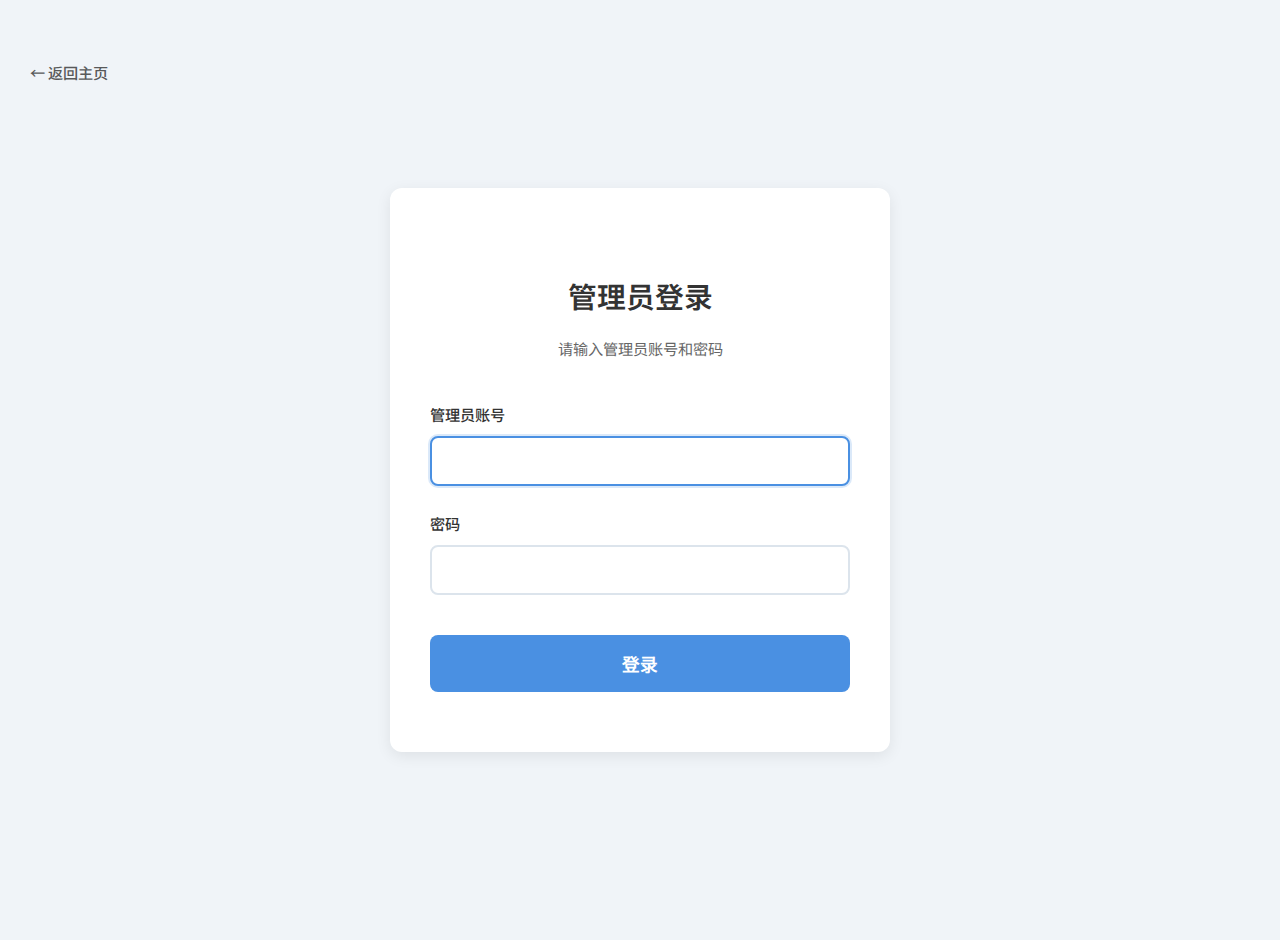
<file: frontend/admin-login.html>
<!DOCTYPE html>
<html lang="zh-CN">
<head>
    <meta charset="UTF-8">
    <meta name="viewport" content="width=device-width, initial-scale=1.0">
    <title>管理员登录 - 小小作家助手</title>
    <link rel="stylesheet" href="css/style.css">
    <link rel="stylesheet" href="css/auth.css">
    <link href="https://fonts.googleapis.com/css2?family=Noto+Sans+SC:wght@300;400;500;700&display=swap" rel="stylesheet">
    <style>
        /* 管理员登录专用样式 - 按设计图9优化 */
        .admin-login-container {
            min-height: 100vh;
            display: flex;
            justify-content: center;
            align-items: center;
            background: var(--background-color);
            padding: 20px;
        }

        .admin-login-card {
            background: var(--container-bg-color);
            border-radius: var(--border-radius-main);
            box-shadow: var(--box-shadow);
            padding: 60px 40px;
            width: 100%;
            max-width: 420px;
            text-align: center;
        }

        .admin-login-card h2 {
            color: var(--text-color);
            font-size: 1.8rem;
            margin-bottom: 10px;
            font-weight: 600;
        }

        .admin-login-card .subtitle {
            color: #666;
            font-size: 0.95rem;
            margin-bottom: 40px;
        }

        .form-group {
            margin-bottom: 25px;
            text-align: left;
        }

        .form-group label {
            display: block;
            margin-bottom: 8px;
            color: var(--text-color);
            font-weight: 500;
            font-size: 0.95rem;
        }

        .form-group input {
            width: 100%;
            padding: 14px 16px;
            border: 2px solid var(--border-color);
            border-radius: var(--border-radius-inner);
            font-size: 1rem;
            transition: all 0.3s ease;
            box-sizing: border-box;
        }

        .form-group input:focus {
            outline: none;
            border-color: var(--primary-color);
            box-shadow: 0 0 0 2px rgba(74, 144, 226, 0.2);
        }

        .admin-login-button {
            width: 100%;
            padding: 16px;
            background: var(--primary-color);
            color: white;
            border: none;
            border-radius: var(--border-radius-inner);
            font-size: 1.1rem;
            font-weight: 600;
            cursor: pointer;
            transition: all 0.3s ease;
            margin-top: 15px;
        }

        .admin-login-button:hover {
            background: #357abd;
            transform: translateY(-1px);
            box-shadow: 0 4px 12px rgba(74, 144, 226, 0.3);
        }

        .admin-login-button:disabled {
            background: #bdc3c7;
            cursor: not-allowed;
            transform: none;
            box-shadow: none;
        }

        .message-container {
            margin-top: 20px;
        }

        .message {
            padding: 12px 16px;
            border-radius: var(--border-radius-inner);
            margin-bottom: 10px;
            font-weight: 500;
            font-size: 0.95rem;
        }

        .message.success {
            background-color: #d4edda;
            color: #155724;
            border: 1px solid #c3e6cb;
        }

        .message.error {
            background-color: #f8d7da;
            color: #721c24;
            border: 1px solid #f5c6cb;
        }

        .back-to-home {
            position: absolute;
            top: 30px;
            left: 30px;
        }

        .back-to-home a {
            color: var(--text-color);
            text-decoration: none;
            font-size: 0.95rem;
            opacity: 0.8;
            transition: opacity 0.3s ease;
        }

        .back-to-home a:hover {
            opacity: 1;
        }

        /* 响应式优化 */
        @media (max-width: 768px) {
            .admin-login-card {
                padding: 40px 30px;
                margin: 20px 10px;
            }
            
            .back-to-home {
                position: relative;
                top: auto;
                left: auto;
                text-align: center;
                margin-top: 30px;
            }
        }
    </style>
</head>
<body>
    <div class="admin-login-container">
        <!-- 返回主页链接 -->
        <div class="back-to-home">
            <a href="index.html">← 返回主页</a>
        </div>

        <div class="admin-login-card">
            <h2>管理员登录</h2>
            <p class="subtitle">请输入管理员账号和密码</p>
            
            <form id="adminLoginForm">
                <div class="form-group">
                    <label for="adminUsername">管理员账号</label>
                    <input type="text" id="adminUsername" name="username" required autocomplete="username">
                </div>
                <div class="form-group">
                    <label for="adminPassword">密码</label>
                    <input type="password" id="adminPassword" name="password" required autocomplete="current-password">
                </div>
                <button type="submit" class="admin-login-button">登录</button>
            </form>

            <!-- 消息提示 -->
            <div class="message-container" id="messageContainer"></div>
        </div>
    </div>

    <!-- 配置脚本 -->
    <script src="js/config.js"></script>

    <!-- 管理员登录脚本 -->
    <script src="js/admin-login.js"></script>
</body>
</html>
</file>
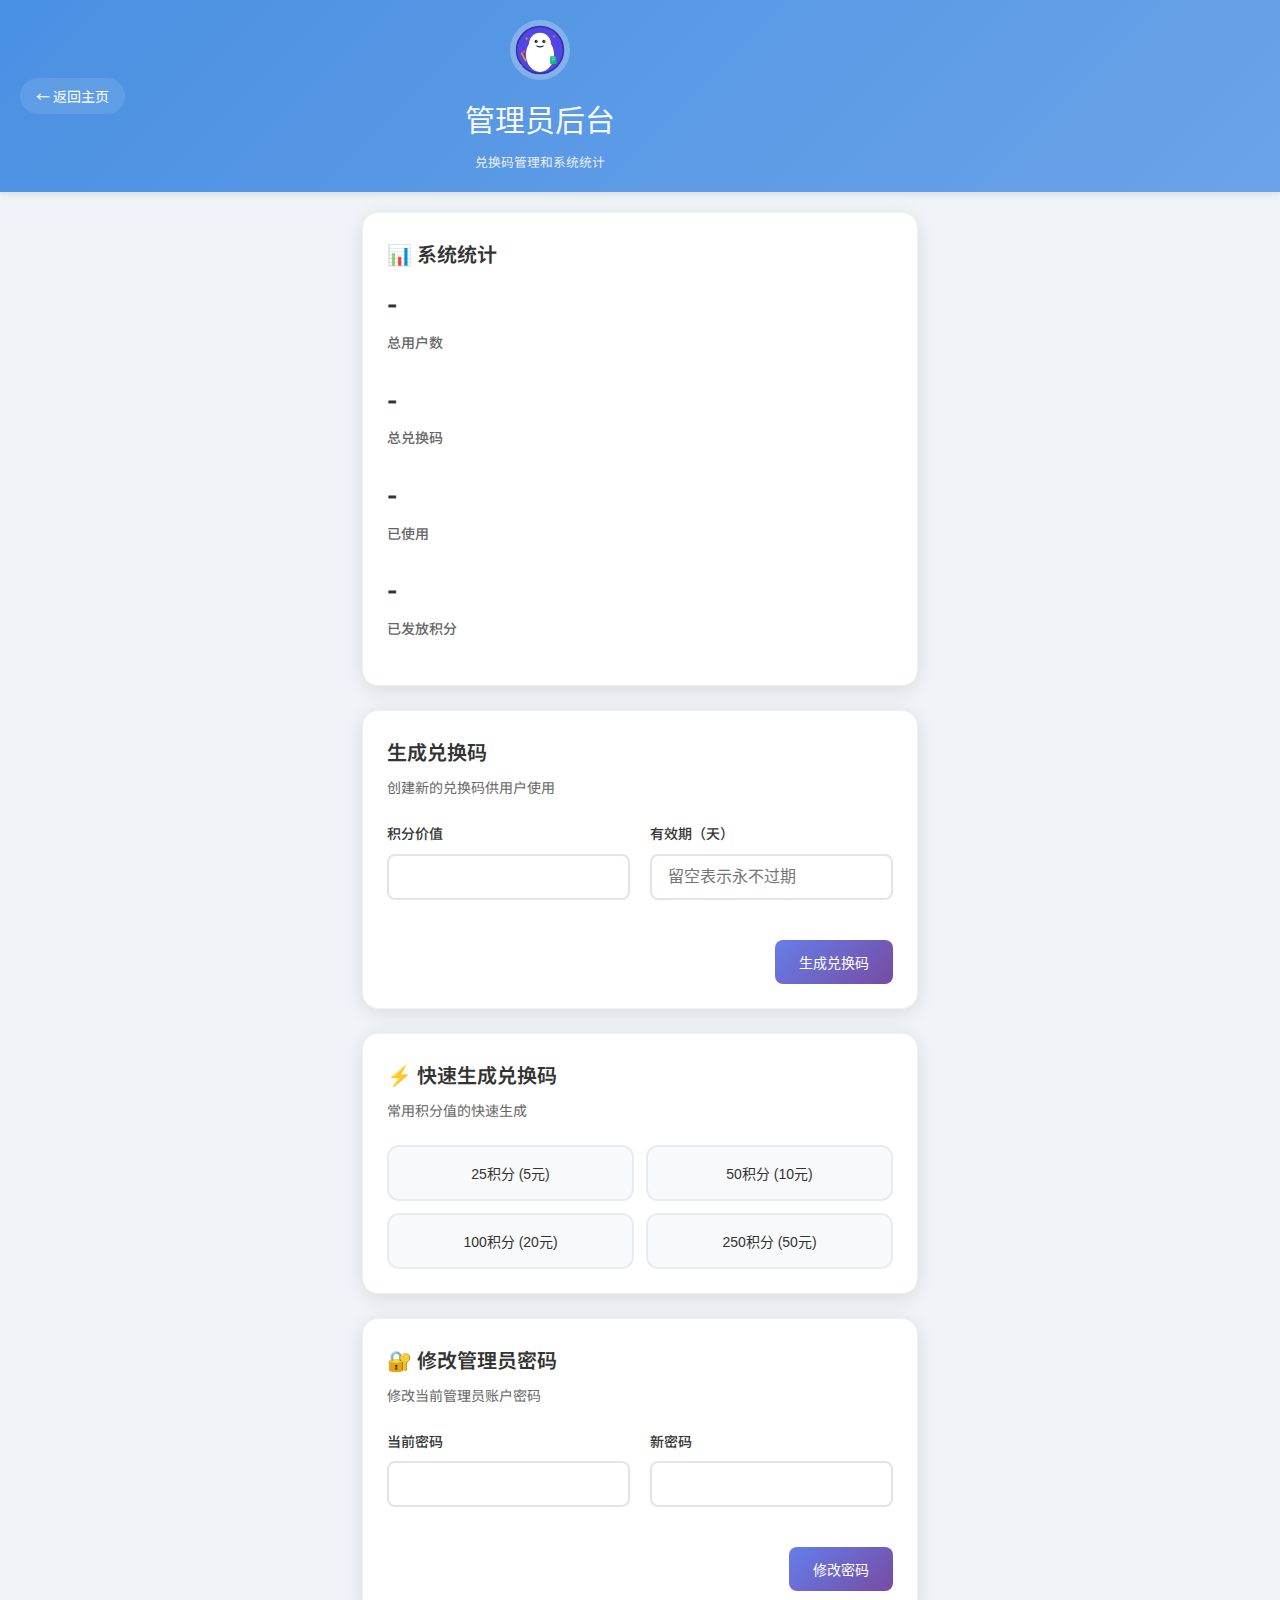
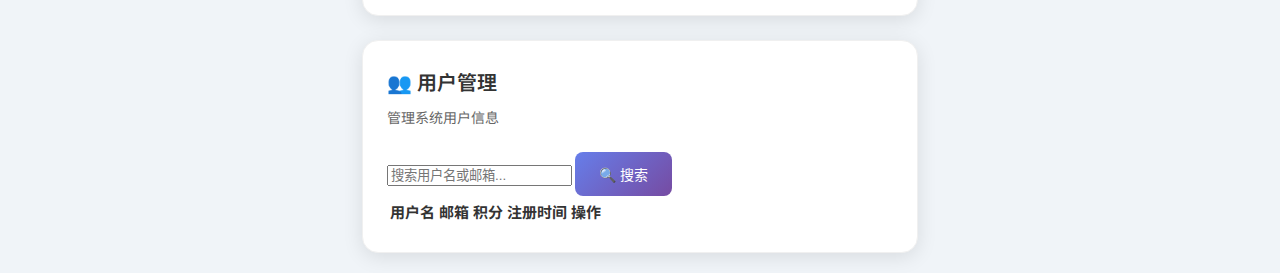
<file: frontend/admin.html>
<!DOCTYPE html>
<html lang="zh-CN">
<head>
    <meta charset="UTF-8">
    <meta name="viewport" content="width=device-width, initial-scale=1.0">
    <title>管理员后台 - 小小作家助手</title>
    <link rel="stylesheet" href="css/style.css">
    <link rel="stylesheet" href="css/admin.css">
    <link href="https://fonts.googleapis.com/css2?family=Noto+Sans+SC:wght@300;400;500;700&display=swap" rel="stylesheet">
</head>
<body>
    <div class="page-wrapper">
        <header class="app-header">
            <div class="header-controls">
                <a href="index.html" class="back-btn">← 返回主页</a>
            </div>
            
            <div class="header-center">
                <img src="assets/images/mascot.svg" alt="小小作家助手吉祥物" class="mascot-icon">
                <h1>管理员后台</h1>
                <p class="tagline">兑换码管理和系统统计</p>
            </div>
            
            <div class="user-info" id="userInfo">
                <!-- 用户信息将通过JavaScript动态加载 -->
            </div>
        </header>

        <main class="admin-container">
            <!-- 系统统计 -->
            <div class="stats-section">
                <div class="section-card">
                    <h3>📊 系统统计</h3>
                    <div class="stats-grid" id="statsGrid">
                        <div class="stat-item">
                            <div class="stat-value" id="totalUsers">-</div>
                            <div class="stat-label">总用户数</div>
                        </div>
                        <div class="stat-item">
                            <div class="stat-value" id="totalCodes">-</div>
                            <div class="stat-label">总兑换码</div>
                        </div>
                        <div class="stat-item">
                            <div class="stat-value" id="usedCodes">-</div>
                            <div class="stat-label">已使用</div>
                        </div>
                        <div class="stat-item">
                            <div class="stat-value" id="totalCredits">-</div>
                            <div class="stat-label">已发放积分</div>
                        </div>
                    </div>
                </div>
            </div>

            <!-- 生成兑换码 -->
            <div class="generate-section">
                <div class="section-card">
                    <h3>生成兑换码</h3>
                    <p class="section-description">创建新的兑换码供用户使用</p>
                    
                    <form id="generateForm">
                        <div class="form-row">
                            <div class="form-group">
                                <label for="creditsValue">积分价值</label>
                                <input type="number" id="creditsValue" min="1" max="10000" required>
                            </div>
                            
                            <div class="form-group">
                                <label for="expiresDays">有效期（天）</label>
                                <input type="number" id="expiresDays" min="1" max="365" placeholder="留空表示永不过期">
                            </div>
                        </div>
                        
                        <div class="form-actions">
                            <button type="submit" class="action-btn primary">生成兑换码</button>
                        </div>
                    </form>
                    
                    <!-- 生成结果 -->
                    <div class="generate-result hidden" id="generateResult">
                        <h4>兑换码生成成功！</h4>
                        <div class="code-display">
                            <input type="text" id="generatedCode" readonly title="生成的兑换码">
                            <button type="button" class="copy-btn" id="copyBtn">复制</button>
                        </div>
                        <div class="code-info">
                            <p>积分价值: <span id="codeCredits">0</span></p>
                            <p>过期时间: <span id="codeExpires">永不过期</span></p>
                        </div>
                    </div>
                </div>
            </div>

            <!-- 快速生成兑换码 -->
            <div class="quick-generate-section">
                <div class="section-card">
                    <h3>⚡ 快速生成兑换码</h3>
                    <p class="section-description">常用积分值的快速生成</p>

                    <div class="quick-buttons">
                        <button type="button" class="quick-btn" data-credits="25" data-days="30">25积分 (5元)</button>
                        <button type="button" class="quick-btn" data-credits="50" data-days="60">50积分 (10元)</button>
                        <button type="button" class="quick-btn" data-credits="100" data-days="90">100积分 (20元)</button>
                        <button type="button" class="quick-btn" data-credits="250" data-days="180">250积分 (50元)</button>
                    </div>
                </div>
            </div>

            <!-- 修改管理员密码 -->
            <div class="password-section">
                <div class="section-card">
                    <h3>🔐 修改管理员密码</h3>
                    <p class="section-description">修改当前管理员账户密码</p>

                    <form id="passwordForm">
                        <div class="form-row">
                            <div class="form-group">
                                <label for="currentPassword">当前密码</label>
                                <input type="password" id="currentPassword" required>
                            </div>

                            <div class="form-group">
                                <label for="newPassword">新密码</label>
                                <input type="password" id="newPassword" required>
                            </div>
                        </div>

                        <div class="form-actions">
                            <button type="submit" class="action-btn primary">修改密码</button>
                        </div>
                    </form>
                </div>
            </div>

            <!-- 用户管理 -->
            <div class="user-management-section">
                <div class="section-card">
                    <h3>👥 用户管理</h3>
                    <p class="section-description">管理系统用户信息</p>

                    <div class="user-search">
                        <input type="text" id="userSearch" placeholder="搜索用户名或邮箱...">
                        <button type="button" class="action-btn primary" id="searchBtn">🔍 搜索</button>
                    </div>

                    <div class="user-table-container">
                        <table class="user-table" id="userTable">
                            <thead>
                                <tr>
                                    <th>用户名</th>
                                    <th>邮箱</th>
                                    <th>积分</th>
                                    <th>注册时间</th>
                                    <th>操作</th>
                                </tr>
                            </thead>
                            <tbody id="userTableBody">
                                <!-- 用户数据将通过JavaScript动态加载 -->
                            </tbody>
                        </table>
                    </div>

                    <div class="pagination" id="pagination">
                        <!-- 分页控件将通过JavaScript动态生成 -->
                    </div>
                </div>
            </div>


        </main>

        <!-- 消息提示 -->
        <div class="message-container" id="messageContainer"></div>
    </div>

    <script src="js/admin.js"></script>
</body>
</html>
</file>
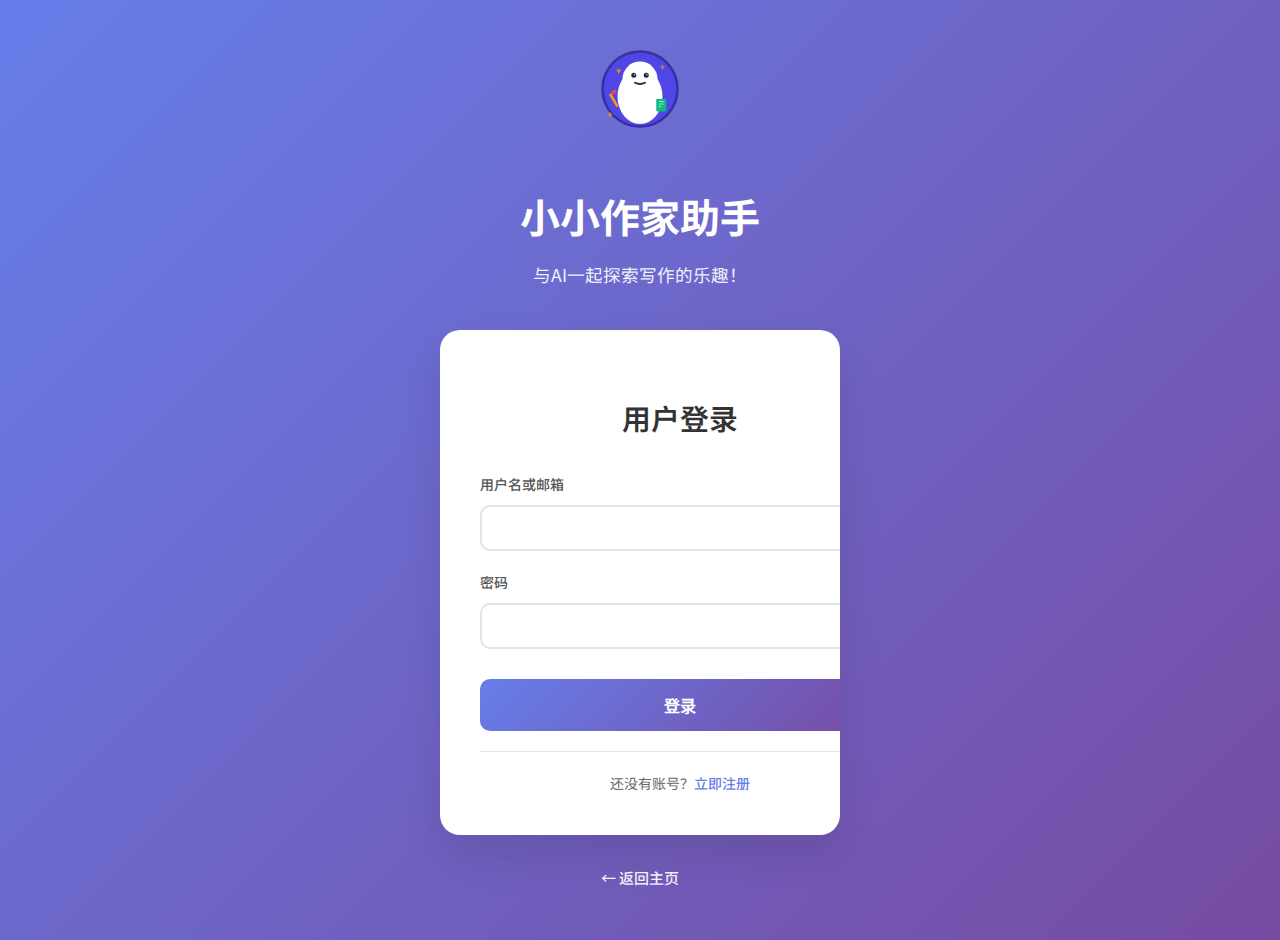
<file: frontend/auth.html>
<!DOCTYPE html>
<html lang="zh-CN">
<head>
    <meta charset="UTF-8">
    <meta name="viewport" content="width=device-width, initial-scale=1.0">
    <title>登录注册 - 小小作家助手</title>
    <link rel="stylesheet" href="css/style.css">
    <link rel="stylesheet" href="css/auth.css">
    <link href="https://fonts.googleapis.com/css2?family=Noto+Sans+SC:wght@300;400;500;700&display=swap" rel="stylesheet">
</head>
<body>
    <div class="auth-container">
        <div class="auth-header">
            <img src="assets/images/mascot.svg" alt="小小作家助手吉祥物" class="mascot-icon">
            <h1>小小作家助手</h1>
            <p class="tagline">与AI一起探索写作的乐趣！</p>
        </div>

        <div class="auth-forms">
            <!-- 登录表单 -->
            <div class="auth-form login-form active" id="loginForm">
                <h2>用户登录</h2>
                <form id="loginFormElement">
                    <div class="form-group">
                        <label for="loginUsername">用户名或邮箱</label>
                        <input type="text" id="loginUsername" name="username" required>
                    </div>
                    <div class="form-group">
                        <label for="loginPassword">密码</label>
                        <input type="password" id="loginPassword" name="password" required>
                    </div>
                    <button type="submit" class="auth-button">登录</button>
                </form>
                <div class="auth-switch">
                    <p>还没有账号？<a href="#" id="showRegister">立即注册</a></p>
                </div>
            </div>

            <!-- 注册表单 -->
            <div class="auth-form register-form" id="registerForm">
                <h2>用户注册</h2>
                <form id="registerFormElement">
                    <div class="form-group">
                        <label for="registerUsername">用户名</label>
                        <input type="text" id="registerUsername" name="username" required>
                        <small>3-20位字母、数字或下划线</small>
                    </div>
                    <div class="form-group">
                        <label for="registerEmail">邮箱</label>
                        <input type="email" id="registerEmail" name="email" required>
                    </div>
                    <div class="form-group">
                        <label for="registerPassword">密码</label>
                        <input type="password" id="registerPassword" name="password" required>
                        <small>至少6位，包含字母和数字</small>
                    </div>
                    <div class="form-group">
                        <label for="confirmPassword">确认密码</label>
                        <input type="password" id="confirmPassword" name="confirmPassword" required>
                    </div>
                    <button type="submit" class="auth-button">注册</button>
                </form>
                <div class="auth-switch">
                    <p>已有账号？<a href="#" id="showLogin">立即登录</a></p>
                </div>
            </div>
        </div>

        <!-- 消息提示 -->
        <div class="message-container" id="messageContainer"></div>

        <!-- 返回主页链接 -->
        <div class="back-to-home">
            <a href="index.html">← 返回主页</a>
        </div>
    </div>

    <!-- 配置脚本 -->
    <script src="js/config.js"></script>

    <!-- 优化工具脚本 -->
    <script src="js/cache.js"></script>
    <script src="js/api-utils.js"></script>

    <!-- 认证脚本 -->
    <script src="js/auth.js"></script>
</body>
</html>
</file>
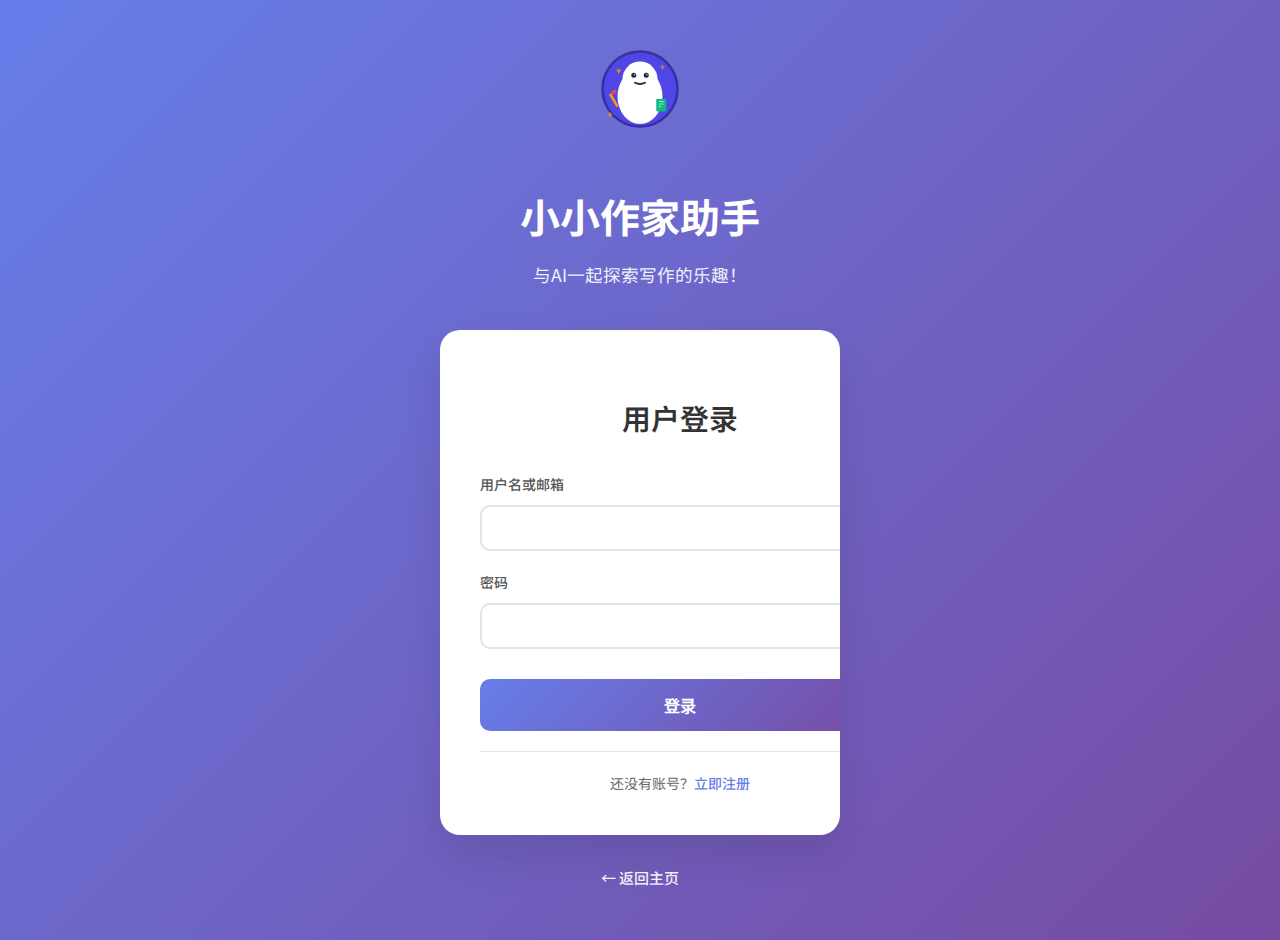
<file: frontend/profile.html>
<!DOCTYPE html>
<html lang="zh-CN">
<head>
    <meta charset="UTF-8">
    <meta name="viewport" content="width=device-width, initial-scale=1.0">
    <title>个人中心 - 小小作家助手</title>
    <link rel="stylesheet" href="css/style.css">
    <link rel="stylesheet" href="css/profile.css">
    <link href="https://fonts.googleapis.com/css2?family=Noto+Sans+SC:wght@300;400;500;700&display=swap" rel="stylesheet">
</head>
<body>
    <div class="page-wrapper">
        <header class="app-header">
            <div class="header-controls">
                <a href="index.html" class="back-btn">← 返回主页</a>
            </div>
            
            <div class="header-center">
                <img src="assets/images/mascot.svg" alt="小小作家助手吉祥物" class="mascot-icon">
                <h1>个人中心</h1>
                <p class="tagline">管理您的账户和积分</p>
            </div>
            
            <div class="user-info" id="userInfo">
                <!-- 用户信息将通过JavaScript动态加载 -->
            </div>
        </header>

        <main class="profile-container">
            <!-- 用户信息卡片 -->
            <div class="profile-card">
                <div class="profile-header">
                    <div class="user-avatar-large" id="userAvatarLarge">U</div>
                    <div class="user-details-large">
                        <h2 id="userName">用户名</h2>
                        <p id="userEmail">email@example.com</p>
                        <p class="join-date">注册时间: <span id="joinDate">2024-01-01</span></p>
                    </div>
                </div>
                
                <div class="credits-section">
                    <div class="credits-display">
                        <div class="credits-icon">💰</div>
                        <div class="credits-info">
                            <h3>当前积分</h3>
                            <div class="credits-amount" id="creditsAmount">0</div>
                        </div>
                    </div>
                    
                    <div class="credits-actions">
                        <button class="action-btn primary" id="redeemBtn">兑换积分</button>
                        <button class="action-btn" id="viewHistoryBtn">使用记录</button>
                    </div>
                </div>
            </div>

            <!-- 兑换码输入区域 -->
            <div class="redeem-section" id="redeemSection" style="display: none;">
                <div class="section-card">
                    <h3>兑换积分</h3>
                    <p class="section-description">输入兑换码来获取积分</p>
                    
                    <form id="redeemForm">
                        <div class="form-group">
                            <label for="redeemCode">兑换码</label>
                            <input type="text" id="redeemCode" placeholder="请输入16位兑换码" maxlength="16" required>
                        </div>
                        <div class="form-actions">
                            <button type="submit" class="action-btn primary">兑换</button>
                            <button type="button" class="action-btn secondary" id="cancelRedeemBtn">取消</button>
                        </div>
                    </form>
                </div>
            </div>

            <!-- 使用记录区域 -->
            <div class="history-section" id="historySection" style="display: none;">
                <div class="section-card">
                    <h3>使用记录</h3>
                    <p class="section-description">查看您的积分使用历史</p>
                    
                    <div class="history-tabs">
                        <button class="tab-btn active" data-tab="usage">使用记录</button>
                        <button class="tab-btn" data-tab="redemption">兑换记录</button>
                    </div>
                    
                    <div class="tab-content">
                        <div class="tab-pane active" id="usageTab">
                            <div class="history-list" id="usageHistory">
                                <div class="loading">加载中...</div>
                            </div>
                        </div>
                        
                        <div class="tab-pane" id="redemptionTab">
                            <div class="history-list" id="redemptionHistory">
                                <div class="loading">加载中...</div>
                            </div>
                        </div>
                    </div>
                    
                    <div class="form-actions">
                        <button type="button" class="action-btn secondary" id="closeHistoryBtn">关闭</button>
                    </div>
                </div>
            </div>

            <!-- 积分说明 -->
            <div class="info-section">
                <div class="section-card">
                    <h3>积分说明</h3>
                    <div class="info-grid">
                        <div class="info-item">
                            <div class="info-icon">💬</div>
                            <div class="info-content">
                                <h4>聊天对话</h4>
                                <p>每次与AI对话消耗 <strong>1积分</strong></p>
                            </div>
                        </div>
                        
                        <div class="info-item">
                            <div class="info-icon">📝</div>
                            <div class="info-content">
                                <h4>完成作文</h4>
                                <p>生成完整作文大约消耗 <strong>5-10积分</strong></p>
                            </div>
                        </div>
                        
                        <div class="info-item">
                            <div class="info-icon">🎁</div>
                            <div class="info-content">
                                <h4>新用户奖励</h4>
                                <p>注册即送 <strong>10积分</strong></p>
                            </div>
                        </div>
                        
                        <div class="info-item">
                            <div class="info-icon">💳</div>
                            <div class="info-content">
                                <h4>购买积分</h4>
                                <p>联系网站所有者购买兑换码</p>
                            </div>
                        </div>
                    </div>
                </div>
            </div>
        </main>

        <!-- 消息提示 -->
        <div class="message-container" id="messageContainer"></div>
    </div>

    <!-- 配置脚本 -->
    <script src="js/config.js"></script>
    
    <!-- 积分管理器 -->
    <script src="js/credits-manager.js"></script>
    
    <script src="js/profile.js"></script>
</body>
</html>
</file>
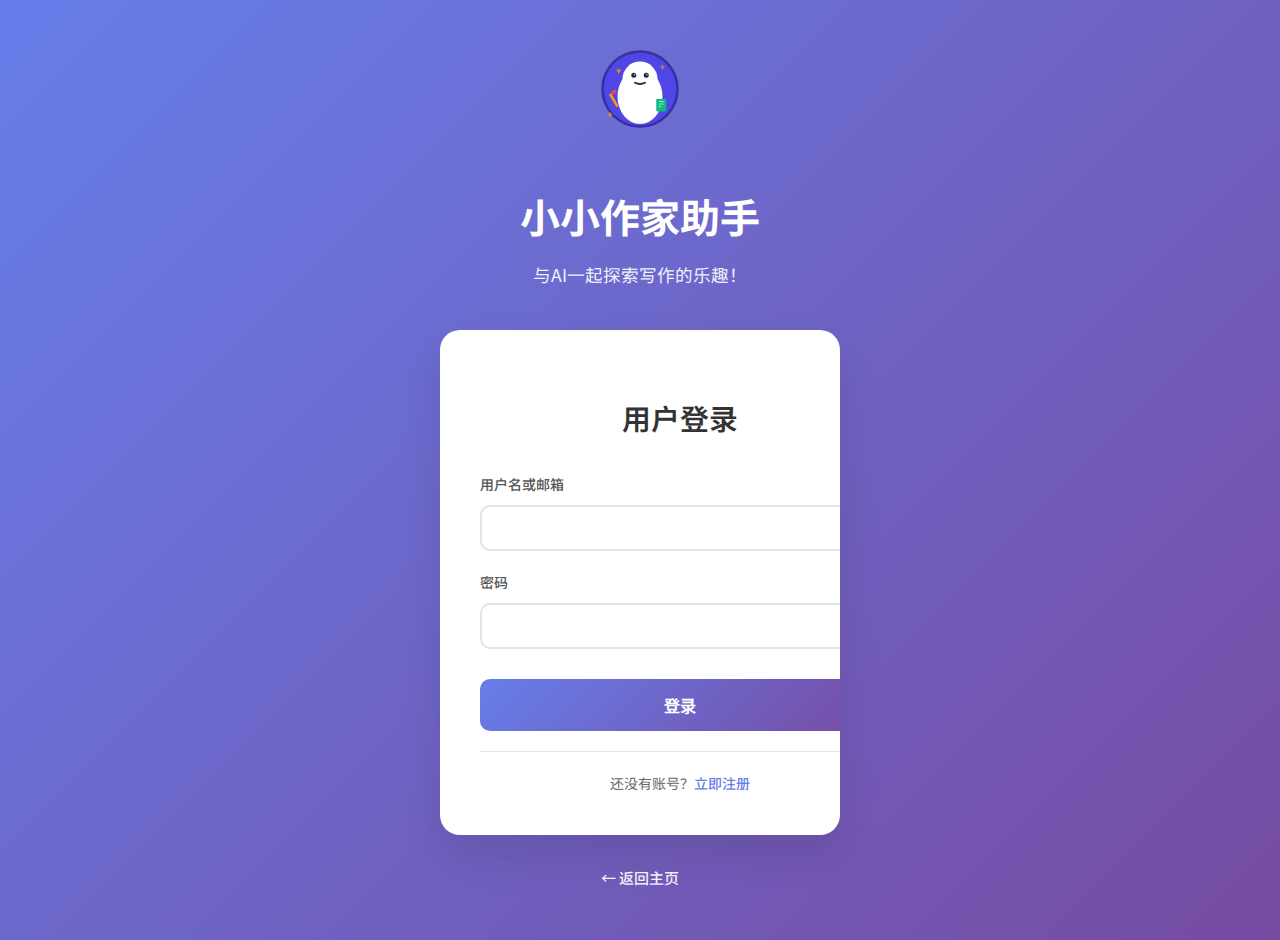
<file: frontend/purchase.html>
<!DOCTYPE html>
<html lang="zh-CN">
<head>
    <meta charset="UTF-8">
    <meta name="viewport" content="width=device-width, initial-scale=1.0">
    <title>购买积分 - 小小作家助手</title>
    <link rel="stylesheet" href="css/style.css">
    <link rel="stylesheet" href="css/profile.css">
    <link href="https://fonts.googleapis.com/css2?family=Noto+Sans+SC:wght@300;400;500;700&display=swap" rel="stylesheet">
</head>
<body>
    <div class="page-wrapper">
        <header class="app-header">
            <div class="header-controls">
                <a href="index.html" class="back-btn">← 返回主页</a>
            </div>
            
            <div class="header-center">
                <img src="assets/images/mascot.svg" alt="小小作家助手吉祥物" class="mascot-icon">
                <h1>购买积分</h1>
                <p class="tagline">获取积分，享受更多服务</p>
            </div>
            
            <div class="user-info" id="userInfo">
                <!-- 用户信息将通过JavaScript动态加载 -->
            </div>
        </header>

        <main class="profile-container">
            <!-- 积分价格说明 -->
            <div class="section-card">
                <h3>💰 积分价格</h3>
                <p class="section-description">按照1元=5积分的比例，以下是我们的积分套餐</p>
                
                <div class="price-grid">
                    <div class="price-card">
                        <div class="price-header">
                            <h4>基础套餐</h4>
                            <div class="price">¥5</div>
                        </div>
                        <div class="price-content">
                            <div class="credits">25积分</div>
                            <div class="description">适合轻度使用</div>
                        </div>
                    </div>
                    
                    <div class="price-card popular">
                        <div class="price-header">
                            <h4>推荐套餐</h4>
                            <div class="price">¥10</div>
                        </div>
                        <div class="price-content">
                            <div class="credits">50积分</div>
                            <div class="description">最受欢迎的选择</div>
                        </div>
                    </div>
                    
                    <div class="price-card">
                        <div class="price-header">
                            <h4>标准套餐</h4>
                            <div class="price">¥20</div>
                        </div>
                        <div class="price-content">
                            <div class="credits">100积分</div>
                            <div class="description">适合中度使用</div>
                        </div>
                    </div>
                    
                    <div class="price-card">
                        <div class="price-header">
                            <h4>超值套餐</h4>
                            <div class="price">¥50</div>
                        </div>
                        <div class="price-content">
                            <div class="credits">250积分</div>
                            <div class="description">适合重度使用</div>
                        </div>
                    </div>
                </div>
            </div>

            <!-- 购买方式 -->
            <div class="section-card">
                <h3>🛒 购买方式</h3>
                <p class="section-description">目前支持以下购买方式</p>
                
                <div class="purchase-methods">
                    <div class="method-card">
                        <div class="method-icon">🎫</div>
                        <h4>兑换码购买</h4>
                        <p>联系管理员获取兑换码，然后在个人中心兑换积分</p>
                        <button class="action-btn primary" onclick="goToRedeem()">去兑换</button>
                    </div>
                    
                    <div class="method-card">
                        <div class="method-icon">💬</div>
                        <h4>联系客服</h4>
                        <p>直接联系我们的客服人员，获取购买帮助</p>
                        <button class="action-btn secondary" onclick="contactSupport()">联系客服</button>
                    </div>
                </div>
            </div>

            <!-- 积分用途说明 -->
            <div class="section-card">
                <h3>📝 积分用途</h3>
                <p class="section-description">了解积分的使用方式</p>
                
                <div class="usage-list">
                    <div class="usage-item">
                        <div class="usage-icon">💬</div>
                        <div class="usage-info">
                            <h4>AI对话</h4>
                            <p>每次与AI助手对话消耗1积分</p>
                        </div>
                    </div>
                    
                    <div class="usage-item">
                        <div class="usage-icon">📄</div>
                        <div class="usage-info">
                            <h4>作文生成</h4>
                            <p>生成完整作文消耗5积分</p>
                        </div>
                    </div>
                    
                    <div class="usage-item">
                        <div class="usage-icon">🔄</div>
                        <div class="usage-info">
                            <h4>无限制使用</h4>
                            <p>积分充足时可无限制使用所有功能</p>
                        </div>
                    </div>
                </div>
            </div>

            <!-- 常见问题 -->
            <div class="section-card">
                <h3>❓ 常见问题</h3>
                
                <div class="faq-list">
                    <div class="faq-item">
                        <h4>Q: 积分有有效期吗？</h4>
                        <p>A: 积分永久有效，不会过期。</p>
                    </div>
                    
                    <div class="faq-item">
                        <h4>Q: 可以退款吗？</h4>
                        <p>A: 由于积分的虚拟性质，一般情况下不支持退款。如有特殊情况请联系客服。</p>
                    </div>
                    
                    <div class="faq-item">
                        <h4>Q: 如何查看积分余额？</h4>
                        <p>A: 登录后在页面右上角可以看到当前积分余额，也可以在个人中心查看详细记录。</p>
                    </div>
                </div>
            </div>
        </main>
    </div>

    <script src="js/script.js"></script>
    <script>
        // 页面初始化
        document.addEventListener('DOMContentLoaded', async () => {
            if (!isLoggedIn()) {
                window.location.href = 'auth.html';
                return;
            }

            const user = await fetchUserProfile();
            if (user) {
                updateUserInfo(user);
            }
        });

        // 去兑换页面
        function goToRedeem() {
            window.location.href = 'profile.html?action=redeem';
        }

        // 联系客服
        function contactSupport() {
            alert('请联系客服QQ: 123456789 或邮箱: support@example.com');
        }
    </script>
</body>
</html>
</file>
<file: frontend/css/style.css>
/* 全局样式和变量定义 */
:root {
    --primary-color: #4a90e2; /* 主题蓝 */
    --secondary-color: #f5a623; /* 辅助橙色 */
    --accent-color: #50c878; /* 清新活泼的绿色点缀 */
    --background-color: #f0f4f8; /* 页面背景色 (更柔和) */
    --text-color: #333;
    --light-text-color: #f8f8f8;
    --container-bg-color: #ffffff;
    --border-color: #dce4ec; /* 更柔和的边框色 */
    --sidebar-bg-color: #e9f5ff; /* 清新的侧边栏背景 */
    --assistant-message-bg: #e0f0ff; /* AI消息背景色 (调整) */
    --user-message-bg: #e6ffde; /* 用户消息背景色 (调整) */

    --header-font: 'Kaiti', 'STKaiti', cursive; /* 标题字体 */
    --body-font: 'Noto Sans SC', sans-serif; /* 正文字体 */
    --sidebar-title-font: 'Kaiti', 'STKaiti', sans-serif; /* 侧边栏标题字体 */

    /* 统一的渐变色 */
    --primary-gradient: linear-gradient(135deg, #667eea 0%, #764ba2 100%);
    --primary-gradient-hover: linear-gradient(135deg, #5a6fd8 0%, #6a4190 100%);
    --success-color: #28a745;
    --success-color-hover: #218838;
    --danger-color: #e74c3c;
    --danger-color-hover: #c0392b;
    --warning-color: #f5a623;
    --info-color: #17a2b8;
    --dark-color: #6c757d;
    --dark-color-hover: #5a6268;

    --box-shadow: 0 4px 15px rgba(0, 0, 0, 0.08);
    --border-radius-main: 12px;
    --border-radius-inner: 8px;
}

body {
    font-family: var(--body-font);
    background-color: var(--background-color);
    color: var(--text-color);
    margin: 0;
    padding: 0;
    line-height: 1.7; /* 增加行高提升可读性 */
    font-size: 15px; /* 基础字号 */
}

/* 标准化按钮样式 */
.btn {
    padding: 12px 24px;
    border: none;
    border-radius: var(--border-radius-inner);
    font-size: 1rem;
    font-weight: 500;
    cursor: pointer;
    transition: all 0.3s ease;
    text-decoration: none;
    display: inline-flex;
    align-items: center;
    justify-content: center;
    font-family: var(--body-font);
}

.btn:disabled {
    opacity: 0.6;
    cursor: not-allowed;
    transform: none;
    box-shadow: none;
}

.btn-primary {
    background: var(--primary-color);
    color: white;
}

.btn-primary:hover:not(:disabled) {
    background: #357abd;
    transform: translateY(-1px);
    box-shadow: 0 4px 8px rgba(74, 144, 226, 0.3);
}

.btn-secondary {
    background: var(--dark-color);
    color: white;
}

.btn-secondary:hover:not(:disabled) {
    background: var(--dark-color-hover);
    transform: translateY(-1px);
}

.btn-success {
    background: var(--success-color);
    color: white;
}

.btn-success:hover:not(:disabled) {
    background: var(--success-color-hover);
    transform: translateY(-1px);
}

.btn-danger {
    background: var(--danger-color);
    color: white;
}

.btn-danger:hover:not(:disabled) {
    background: var(--danger-color-hover);
    transform: translateY(-1px);
}

.btn-gradient {
    background: var(--primary-gradient);
    color: white;
}

.btn-gradient:hover:not(:disabled) {
    background: var(--primary-gradient-hover);
    transform: translateY(-1px);
    box-shadow: 0 4px 12px rgba(102, 126, 234, 0.3);
}

/* 标准化表单输入框样式 */
.form-input {
    padding: 12px 16px;
    border: 2px solid var(--border-color);
    border-radius: var(--border-radius-inner);
    font-size: 1rem;
    font-family: var(--body-font);
    transition: all 0.3s ease;
    width: 100%;
    box-sizing: border-box;
}

.form-input:focus {
    outline: none;
    border-color: var(--primary-color);
    box-shadow: 0 0 0 2px rgba(74, 144, 226, 0.2);
}

.form-input:invalid {
    border-color: var(--danger-color);
}

/* 标准化表单组样式 */
.form-group {
    display: flex;
    flex-direction: column;
    margin-bottom: 20px;
}

.form-group label {
    font-weight: 500;
    color: var(--text-color);
    margin-bottom: 8px;
    font-size: 0.95rem;
}

.form-group.form-group-row {
    flex-direction: row;
    align-items: center;
    gap: 15px;
}

.form-group.form-group-row label {
    margin-bottom: 0;
    flex-shrink: 0;
}

.page-wrapper {
    display: flex;
    flex-direction: column;
    min-height: 100vh; /* 确保页脚在内容不足时也能在底部 */
}

/* 标准化消息提示样式 */
.message-container {
    position: fixed;
    top: 20px;
    right: 20px;
    z-index: 1000;
    max-width: 400px;
}

.message {
    padding: 12px 16px;
    border-radius: var(--border-radius-inner);
    margin-bottom: 10px;
    font-weight: 500;
    box-shadow: 0 4px 12px rgba(0, 0, 0, 0.1);
    animation: slideIn 0.3s ease;
    font-size: 0.95rem;
}

.message.success {
    background-color: #d4edda;
    color: #155724;
    border: 1px solid #c3e6cb;
}

.message.error {
    background-color: #f8d7da;
    color: #721c24;
    border: 1px solid #f5c6cb;
}

.message.info {
    background-color: #d1ecf1;
    color: #0c5460;
    border: 1px solid #bee5eb;
}

.message.warning {
    background-color: #fff3cd;
    color: #856404;
    border: 1px solid #ffeaa7;
}

@keyframes slideIn {
    from {
        transform: translateX(100%);
        opacity: 0;
    }
    to {
        transform: translateX(0);
        opacity: 1;
    }
}

/* 标准化加载状态样式 */
.loading {
    display: inline-flex;
    align-items: center;
    gap: 8px;
    color: #666;
    font-size: 0.95rem;
}

.loading::before {
    content: '';
    width: 16px;
    height: 16px;
    border: 2px solid #f3f3f3;
    border-top: 2px solid var(--primary-color);
    border-radius: 50%;
    animation: spin 1s linear infinite;
}

@keyframes spin {
    0% { transform: rotate(0deg); }
    100% { transform: rotate(360deg); }
}

.loading-overlay {
    position: fixed;
    top: 0;
    left: 0;
    width: 100%;
    height: 100%;
    background: rgba(255, 255, 255, 0.8);
    display: flex;
    justify-content: center;
    align-items: center;
    z-index: 9999;
}

.loading-spinner {
    width: 40px;
    height: 40px;
    border: 4px solid #f3f3f3;
    border-top: 4px solid var(--primary-color);
    border-radius: 50%;
    animation: spin 1s linear infinite;
}

/* 通用工具类 */
.hidden {
    display: none !important;
}

.text-center {
    text-align: center;
}

.text-left {
    text-align: left;
}

.text-right {
    text-align: right;
}

.d-flex {
    display: flex;
}

.d-none {
    display: none;
}

.flex-column {
    flex-direction: column;
}

.flex-row {
    flex-direction: row;
}

.justify-center {
    justify-content: center;
}

.justify-between {
    justify-content: space-between;
}

.align-center {
    align-items: center;
}

.gap-10 {
    gap: 10px;
}

.gap-15 {
    gap: 15px;
}

.gap-20 {
    gap: 20px;
}

/* 响应式设计优化 */
@media (max-width: 768px) {
    .message-container {
        top: 10px;
        right: 10px;
        left: 10px;
        max-width: none;
    }
    
    .btn {
        padding: 10px 20px;
        font-size: 0.95rem;
    }
    
    .form-input {
        padding: 10px 14px;
        font-size: 0.95rem;
    }
    
    .form-group.form-group-row {
        flex-direction: column;
        align-items: stretch;
    }
    
    .form-group.form-group-row label {
        margin-bottom: 8px;
    }
}

@media (max-width: 480px) {
    .btn {
        padding: 8px 16px;
        font-size: 0.9rem;
    }
    
    .form-input {
        padding: 8px 12px;
        font-size: 0.9rem;
    }
    
    .loading-spinner {
        width: 32px;
        height: 32px;
        border-width: 3px;
    }
}

/* 头部样式 */
.app-header {
    background: linear-gradient(135deg, var(--primary-color), #6aa3e9);
    color: var(--light-text-color);
    padding: 20px;
    display: flex;
    align-items: center;
    justify-content: space-between;
    box-shadow: 0 2px 8px rgba(0,0,0,0.1);
    position: sticky; /* 可以考虑让头部固定 */
    top: 0;
    z-index: 1000;
    position: relative;
}

.header-center {
    text-align: center;
    flex: 1;
}

/* 用户信息样式 */
.user-info {
    display: flex;
    align-items: center;
    gap: 15px;
    min-width: 200px;
    justify-content: flex-end;
}

.user-info.not-logged-in {
    justify-content: center;
}

.user-profile {
    display: flex;
    align-items: center;
    gap: 10px;
    background: rgba(255, 255, 255, 0.1);
    padding: 8px 12px;
    border-radius: 20px;
    backdrop-filter: blur(10px);
}

.user-avatar {
    width: 32px;
    height: 32px;
    border-radius: 50%;
    background: rgba(255, 255, 255, 0.2);
    display: flex;
    align-items: center;
    justify-content: center;
    font-weight: bold;
    font-size: 14px;
    text-decoration: none;
    color: inherit;
    transition: all 0.3s ease;
}

.user-avatar:hover {
    background: rgba(255, 255, 255, 0.3);
    transform: scale(1.05);
}

.user-details {
    display: flex;
    flex-direction: column;
    align-items: flex-start;
}

.user-name {
    font-weight: 500;
    font-size: 14px;
    margin: 0;
}

.user-credits {
    font-size: 12px;
    opacity: 0.9;
    margin: 0;
}

.auth-buttons {
    display: flex;
    gap: 10px;
}

.auth-btn {
    padding: 8px 16px;
    border: 1px solid rgba(255, 255, 255, 0.3);
    background: rgba(255, 255, 255, 0.1);
    color: white;
    text-decoration: none;
    border-radius: 20px;
    font-size: 14px;
    transition: all 0.3s ease;
    backdrop-filter: blur(10px);
}

.auth-btn:hover {
    background: rgba(255, 255, 255, 0.2);
    transform: translateY(-1px);
}

.auth-btn.primary {
    background: rgba(255, 255, 255, 0.2);
    border-color: rgba(255, 255, 255, 0.5);
}

.auth-btn.admin-btn {
    background: var(--primary-gradient);
    border-color: rgba(255, 255, 255, 0.5);
    font-weight: 500;
}

.auth-btn.admin-btn:hover {
    background: var(--primary-gradient-hover);
    transform: translateY(-2px);
    box-shadow: 0 4px 12px rgba(102, 126, 234, 0.3);
}

.user-profile .admin-btn {
    padding: 6px 12px;
    background: var(--primary-gradient);
    color: white;
    text-decoration: none;
    border-radius: 16px;
    font-size: 12px;
    font-weight: 500;
    transition: all 0.3s ease;
    margin-right: 8px;
}

.user-profile .admin-btn:hover {
    background: var(--primary-gradient-hover);
    transform: translateY(-1px);
    box-shadow: 0 2px 8px rgba(102, 126, 234, 0.3);
}

/* 用户下拉菜单 */
.user-dropdown {
    position: relative;
    display: inline-block;
}

.user-trigger {
    display: flex;
    align-items: center;
    gap: 8px;
    padding: 6px 12px;
    background: var(--primary-gradient);
    color: white;
    border-radius: 16px;
    cursor: pointer;
    transition: all 0.3s ease;
    font-size: 12px;
    font-weight: 500;
    margin-right: 8px;
}

.user-trigger:hover {
    background: var(--primary-gradient-hover);
    transform: translateY(-1px);
    box-shadow: 0 2px 8px rgba(102, 126, 234, 0.3);
}

.user-trigger .user-avatar {
    width: 24px;
    height: 24px;
    background: rgba(255, 255, 255, 0.2);
    border-radius: 50%;
    display: flex;
    align-items: center;
    justify-content: center;
    font-size: 12px;
    font-weight: bold;
}

.user-trigger .user-info {
    display: flex;
    flex-direction: column;
    align-items: flex-start;
    line-height: 1.2;
}

.user-trigger .user-name {
    font-size: 12px;
    font-weight: 500;
    margin: 0;
}

.user-trigger .user-credits {
    font-size: 10px;
    opacity: 0.9;
    margin: 0;
}

.dropdown-arrow {
    font-size: 10px;
    transition: transform 0.3s ease;
}

.user-dropdown.active .dropdown-arrow {
    transform: rotate(180deg);
}

.dropdown-menu {
    position: absolute;
    top: calc(100% + 8px);
    right: 0;
    background: white;
    border-radius: 12px;
    box-shadow: 0 8px 32px rgba(0, 0, 0, 0.15);
    min-width: 160px;
    z-index: 1000;
    opacity: 0;
    visibility: hidden;
    transform: translateY(-10px);
    transition: all 0.3s ease;
    border: 1px solid rgba(102, 126, 234, 0.1);
}

.user-dropdown.active .dropdown-menu {
    opacity: 1;
    visibility: visible;
    transform: translateY(0);
}

.dropdown-item {
    display: block;
    padding: 12px 16px;
    color: #333;
    text-decoration: none;
    font-size: 14px;
    font-weight: 500;
    transition: all 0.3s ease;
    border-radius: 8px;
    margin: 4px 8px;
}

.dropdown-item:first-child {
    margin-top: 8px;
}

.dropdown-item:last-child {
    margin-bottom: 8px;
}

.dropdown-item:hover {
    background: var(--primary-gradient);
    color: white;
    transform: translateX(4px);
}

.logout-btn {
    background: none;
    border: none;
    color: white;
    cursor: pointer;
    font-size: 12px;
    opacity: 0.8;
    padding: 4px 8px;
    border-radius: 4px;
    transition: opacity 0.3s ease;
}

.logout-btn:hover {
    opacity: 1;
    background: rgba(255, 255, 255, 0.1);
}

/* 头部控制按钮 */
.header-controls {
    position: absolute;
    left: 20px;
    top: 50%;
    transform: translateY(-50%);
}

.sidebar-toggle-btn {
    background: rgba(255,255,255,0.2);
    border: none;
    border-radius: 8px;
    padding: 10px;
    cursor: pointer;
    transition: all 0.3s ease;
    color: var(--light-text-color);
    position: relative;
    width: 44px;
    height: 44px;
    display: flex;
    align-items: center;
    justify-content: center;
}

.sidebar-toggle-btn:hover {
    background: rgba(255,255,255,0.35);
    transform: translateY(-50%) scale(1.05);
    box-shadow: 0 2px 8px rgba(0,0,0,0.15);
}

.sidebar-toggle-btn:active {
    transform: translateY(-50%) scale(0.95);
}

/* 添加按钮按下时的反馈效果 */
.sidebar-toggle-btn:active .toggle-icon {
    transform: scale(0.9);
}

.sidebar-toggle-btn .toggle-icon {
    width: 24px;
    height: 24px;
    position: absolute;
    transition: all 0.3s ease;
}

/* 默认状态：显示展开图标（向内收缩箭头） */
.sidebar-toggle-btn .expand-icon {
    opacity: 1;
    transform: scale(1);
}

.sidebar-toggle-btn .collapse-icon {
    opacity: 0;
    transform: scale(0.8);
}

/* 折叠状态：显示折叠图标（向外展开箭头） */
.sidebar-toggle-btn.collapsed .expand-icon {
    opacity: 0;
    transform: scale(0.8);
}

.sidebar-toggle-btn.collapsed .collapse-icon {
    opacity: 1;
    transform: scale(1);
}

.app-header .mascot-icon {
    width: 50px;
    height: 50px;
    margin-bottom: 8px;
    background-color: rgba(255,255,255,0.25);
    border-radius: 50%;
    padding: 5px;
}

.app-header h1 {
    font-family: var(--header-font);
    margin: 0 0 5px 0;
    font-size: 2em;
    font-weight: 500;
}

.app-header .tagline {
    margin: 0;
    font-size: 0.85em;
    opacity: 0.9;
}

/* 主要内容区域 - 三栏布局 */
.main-content-area {
    display: flex;
    flex-grow: 1; /* 占据剩余垂直空间 */
    padding: 20px;
    gap: 20px; /* 三栏之间的间距 */
    overflow: hidden; /* 防止内容溢出破坏布局 */
    transition: all 0.3s ease;
}

/* 侧边栏通用样式 */
.sidebar {
    background-color: var(--sidebar-bg-color);
    padding: 20px;
    border-radius: var(--border-radius-main);
    box-shadow: var(--box-shadow);
    overflow-y: auto; /* 内容多时允许滚动 */
    flex-basis: 280px; /* 侧边栏基础宽度 */
    flex-shrink: 0; /* 防止侧边栏被压缩 */
    height: calc(100vh - 160px); /* 移除最大高度限制，充分利用屏幕空间 */
    transition: all 0.3s ease;
    position: relative;
}

/* 侧边栏头部 */
.sidebar-header {
    display: flex;
    align-items: center;
    justify-content: space-between;
    margin-bottom: 20px;
}

.sidebar-icon {
    font-size: 1.5em;
    opacity: 0;
    transition: opacity 0.3s ease;
}

/* 折叠状态的侧边栏 */
.sidebar.collapsed {
    flex-basis: 60px;
    padding: 15px 10px;
    overflow: hidden;
}

.sidebar.collapsed .sidebar-header h2 {
    display: none;
}

.sidebar.collapsed .sidebar-icon {
    opacity: 1;
    text-align: center;
    width: 100%;
}

.sidebar.collapsed .sidebar-content {
    display: none;
}

/* 折叠状态下的悬停效果 */
.sidebar.collapsed:hover {
    flex-basis: 280px;
    padding: 20px;
    overflow-y: auto;
    z-index: 100;
    box-shadow: 0 4px 20px rgba(0,0,0,0.15);
}

.sidebar.collapsed:hover .sidebar-header h2 {
    display: block;
}

.sidebar.collapsed:hover .sidebar-icon {
    opacity: 0;
}

.sidebar.collapsed:hover .sidebar-content {
    display: block;
}

/* 折叠状态下的图标居中 */
.sidebar.collapsed .sidebar-header {
    justify-content: center;
    margin-bottom: 0;
}

/* 改善折叠按钮的视觉效果 */
.sidebar-toggle-btn:active {
    transform: translateY(-50%) scale(0.95);
}

.sidebar h2 {
    font-family: var(--sidebar-title-font);
    color: var(--primary-color);
    font-size: 1.5em;
    margin-top: 0;
    margin-bottom: 20px;
    text-align: center;
    border-bottom: 2px solid var(--accent-color);
    padding-bottom: 10px;
}

.sidebar-content {
    font-size: 0.9em;
}

/* 左侧边栏：修辞手法 */
.left-sidebar .rhetoric-item {
    background-color: #fff;
    padding: 12px;
    margin-bottom: 15px;
    border-radius: var(--border-radius-inner);
    border-left: 4px solid var(--accent-color);
    box-shadow: 0 2px 5px rgba(0,0,0,0.05);
}

.left-sidebar .rhetoric-item h3 {
    font-family: var(--sidebar-title-font);
    font-size: 1.15em;
    color: var(--primary-color);
    margin-top: 0;
    margin-bottom: 8px;
}

.left-sidebar .rhetoric-item p {
    margin-bottom: 5px;
    line-height: 1.6;
}
.left-sidebar .rhetoric-item p strong {
    color: var(--secondary-color);
}


/* 右侧边栏：使用方法 */
.right-sidebar ul {
    list-style-type: none;
    padding-left: 0;
}

.right-sidebar ul li {
    background-color: #fff;
    padding: 12px;
    margin-bottom: 10px;
    border-radius: var(--border-radius-inner);
    display: flex;
    align-items: flex-start;
    box-shadow: 0 2px 5px rgba(0,0,0,0.05);
    line-height: 1.6;
}

.right-sidebar ul li span { /* 序号样式 */
    background-color: var(--accent-color);
    color: white;
    font-weight: bold;
    border-radius: 50%;
    width: 24px;
    height: 24px;
    display: inline-flex;
    align-items: center;
    justify-content: center;
    margin-right: 12px;
    flex-shrink: 0; /* 防止序号被压缩 */
}

/* 中间聊天应用容器 */
.chat-app-container {
    flex-grow: 1; /* 中间栏占据剩余主要空间 */
    display: flex;
    flex-direction: column;
    background-color: var(--container-bg-color);
    border-radius: var(--border-radius-main);
    box-shadow: var(--box-shadow);
    overflow: hidden; /* 内部元素滚动 */
    height: calc(100vh - 160px); /* 移除最大高度限制，充分利用屏幕空间 */
    transition: all 0.3s ease;
}

.chat-box {
    flex-grow: 1;
    overflow-y: auto;
    padding: 20px; /* 增加内边距 */
    background-color: #fdfdfd; /* 略微区分背景 */
}

/* 消息样式 (基本保持，可微调颜色) */
.message {
    display: flex;
    margin-bottom: 18px; /* 增加消息间距 */
    max-width: 80%;
    align-items: flex-end;
}

.message .avatar {
    width: 38px; /* 略微调整头像大小 */
    height: 38px;
    border-radius: 50%;
    object-fit: cover;
    border: 2px solid var(--container-bg-color);
    box-shadow: 0 1px 3px rgba(0,0,0,0.1);
}

.message-content {
    padding: 12px 18px; /* 调整气泡内边距 */
    border-radius: 20px; /* 更圆润的气泡 */
    font-size: 0.95em;
    word-wrap: break-word;
    box-shadow: 0 2px 4px rgba(0,0,0,0.07);
}
.message-content p { margin: 0; }

.assistant-message { align-self: flex-start; }
.assistant-message .avatar { margin-right: 12px; }
.assistant-message .message-content {
    background-color: var(--assistant-message-bg);
    color: #2c3e50;
    border-top-left-radius: 6px;
}

.user-message { align-self: flex-end; flex-direction: row-reverse; }
.user-message .avatar { margin-left: 12px; display: none; /* 用户消息暂时不显示头像 */ }
.user-message .message-content {
    background-color: var(--user-message-bg);
    color: #1a3c1e; /* 用户消息文字颜色调整 */
    border-top-right-radius: 6px;
}

/* 聊天输入区域 (基本保持，可微调) */
.chat-input-area {
    display: flex;
    align-items: stretch;
    padding: 15px 20px; /* 调整内边距 */
    border-top: 1px solid var(--border-color);
    background-color: #f9f9f9; /* 给输入区一个轻微背景 */
}

.chat-input-area textarea {
    flex-grow: 1;
    padding: 12px 15px; /* 调整内边距 */
    border: 1px solid var(--border-color);
    border-radius: 22px; /* 更圆润的输入框 */
    font-family: var(--body-font);
    font-size: 1em;
    resize: none;
    margin-right: 12px;
    min-height: 44px;
    max-height: 120px;
    overflow-y: auto;
    line-height: 1.5;
}
.chat-input-area textarea:focus {
    outline: none;
    border-color: var(--primary-color);
    box-shadow: 0 0 0 3px rgba(74, 144, 226, 0.15);
}

.chat-input-area button {
    background-color: var(--primary-color);
    color: var(--light-text-color);
    border: none;
    border-radius: 22px;
    padding: 0 20px;
    font-size: 1em;
    cursor: pointer;
    display: flex;
    align-items: center;
    justify-content: center;
    transition: background-color 0.2s ease, transform 0.1s ease;
    min-height: 44px;
    font-weight: 500;
}
.chat-input-area button:hover { background-color: #3a7bc8; }
.chat-input-area button:active { transform: scale(0.98); }
.chat-input-area button .send-icon { width: 18px; height: 18px; margin-left: 8px; }

/* 底部操作区 (完成按钮) */
.app-action-footer {
    padding: 15px 20px;
    text-align: center;
    background-color: #f0f4f8; /* 与页面背景色一致或略深 */
    border-top: 1px solid var(--border-color);
    box-shadow: 0 -2px 8px rgba(0,0,0,0.05);
}

.action-button {
    background-color: var(--secondary-color);
    color: var(--light-text-color);
    border: none;
    border-radius: 25px;
    padding: 12px 30px;
    font-size: 1.1em;
    font-weight: bold;
    font-family: var(--body-font);
    cursor: pointer;
    transition: background-color 0.2s ease, transform 0.1s ease;
    box-shadow: 0 2px 5px rgba(0,0,0,0.1);
}
.action-button:hover {
    background-color: #e09213; /* 橙色加深 */
}
.action-button:active {
    transform: scale(0.98);
}


/* 滚动条美化 (保持不变) */
.chat-box::-webkit-scrollbar, .sidebar::-webkit-scrollbar {
    width: 8px;
}
.chat-box::-webkit-scrollbar-track, .sidebar::-webkit-scrollbar-track {
    background: #eef1f5;
    border-radius: 10px;
}
.chat-box::-webkit-scrollbar-thumb, .sidebar::-webkit-scrollbar-thumb {
    background: #c5d0db;
    border-radius: 10px;
}
.chat-box::-webkit-scrollbar-thumb:hover, .sidebar::-webkit-scrollbar-thumb:hover {
    background: #a8b8c8;
}

/* 响应式调整：小屏幕设备 */
@media (max-width: 1024px) { /* 调整断点，使侧边栏在平板尺寸开始变化 */
    .main-content-area {
        flex-direction: column; /* 在较小屏幕上，三栏变为单栏堆叠 */
        padding: 10px;
        gap: 10px;
    }
    .sidebar, .chat-app-container {
        flex-basis: auto; /* 取消固定宽度 */
        width: 100%;
        height: auto; /* 高度自适应 */
    }
    .sidebar {
        max-height: 300px; /* 在堆叠时限制侧边栏高度 */
    }
    .chat-app-container {
        min-height: 400px; /* 保证聊天区域有足够高度 */
        height: calc(100vh - 200px); /* 在小屏幕上也充分利用空间 */
    }

    /* 小屏幕上自动折叠侧边栏 */
    .sidebar {
        flex-basis: 60px;
        padding: 15px 10px;
    }
    .sidebar .sidebar-header h2 {
        display: none;
    }
    .sidebar .sidebar-icon {
        opacity: 1;
    }
    .sidebar .sidebar-content {
        display: none;
    }

    /* 用户下拉菜单响应式 */
    .user-trigger {
        padding: 4px 8px;
        font-size: 11px;
    }

    .user-trigger .user-avatar {
        width: 20px;
        height: 20px;
        font-size: 10px;
    }

    .user-trigger .user-name {
        font-size: 11px;
    }

    .user-trigger .user-credits {
        font-size: 9px;
    }

    .dropdown-menu {
        min-width: 140px;
        right: -10px;
    }

    .dropdown-item {
        padding: 10px 12px;
        font-size: 13px;
    }
}

/* 模态弹出窗口样式 */
.modal {
    display: none; /* 默认隐藏 */
    position: fixed; /* 固定定位，覆盖整个页面 */
    z-index: 2000; /*确保在最上层 */
    left: 0;
    top: 0;
    width: 100%;
    height: 100%;
    overflow: auto; /* 如果内容过多则允许滚动 */
    background-color: rgba(0,0,0,0.5); /* 半透明背景遮罩 */
    padding-top: 50px; /* 给模态框一些顶部空间 */
}

.modal-content {
    background-color: #fefefe;
    margin: auto; /* 水平居中 */
    padding: 0; /* 由内部header, body, footer控制 */
    border: 1px solid var(--border-color);
    width: 80%;
    max-width: 750px; /* 限制最大宽度 */
    border-radius: var(--border-radius-main);
    box-shadow: 0 5px 25px rgba(0,0,0,0.2);
    animation: fadeInModal 0.3s ease-out;
    display: flex;
    flex-direction: column;
    max-height: calc(100vh - 100px); /* 限制最大高度，允许内部滚动 */
}

@keyframes fadeInModal {
    from {opacity: 0; transform: translateY(-30px);}
    to {opacity: 1; transform: translateY(0);}
}

.modal-header {
    padding: 15px 25px;
    background-color: var(--primary-color);
    color: var(--light-text-color);
    border-bottom: 1px solid var(--border-color);
    border-top-left-radius: var(--border-radius-main);
    border-top-right-radius: var(--border-radius-main);
    display: flex;
    justify-content: space-between;
    align-items: center;
}

.modal-header h2 {
    margin: 0;
    font-family: var(--header-font);
    font-size: 1.6em;
}

.close-button {
    color: var(--light-text-color);
    font-size: 28px;
    font-weight: bold;
    background: none;
    border: none;
    cursor: pointer;
    padding: 0 5px;
    opacity: 0.8;
}

.close-button:hover,
.close-button:focus {
    opacity: 1;
    text-decoration: none;
}

.modal-body {
    padding: 20px 25px;
    overflow-y: auto; /* 主要内容区允许滚动 */
    line-height: 1.8; /* 提高作文可读性 */
    flex-grow: 1; /* 占据模态框的剩余垂直空间 */
    white-space: pre-wrap; /* 保留AI返回的换行和空格 */
}

.modal-body h3, .modal-body h4 { /* 作文内可能的标题样式 */
    font-family: var(--sidebar-title-font);
    color: var(--primary-color);
    margin-top: 1.5em;
    margin-bottom: 0.5em;
}
.modal-body p {
    margin-bottom: 1em;
}


.modal-footer {
    padding: 15px 25px;
    text-align: right;
    border-top: 1px solid var(--border-color);
    background-color: #f9f9f9;
    border-bottom-left-radius: var(--border-radius-main);
    border-bottom-right-radius: var(--border-radius-main);
}

.modal-footer .action-button { /* 复用已有的action-button样式 */
    padding: 10px 25px;
    font-size: 1em;
}

/* 表单样式 */
.form-group {
    margin-bottom: 20px;
}

.form-group label {
    display: block;
    margin-bottom: 8px;
    font-weight: 500;
    color: #333;
    font-size: 14px;
}

.form-group input {
    width: 100%;
    padding: 12px 16px;
    border: 2px solid #e1e5e9;
    border-radius: 8px;
    font-size: 16px;
    transition: border-color 0.3s ease;
    box-sizing: border-box;
}

.form-group input:focus {
    outline: none;
    border-color: #667eea;
}

/* 消息提示样式 */
.message-container .message {
    padding: 12px 16px;
    border-radius: 8px;
    margin-bottom: 10px;
    font-weight: 500;
    box-shadow: 0 4px 12px rgba(0, 0, 0, 0.1);
    animation: slideInMessage 0.3s ease;
}

.message-container .message.success {
    background-color: #d4edda;
    color: #155724;
    border: 1px solid #c3e6cb;
}

.message-container .message.error {
    background-color: #f8d7da;
    color: #721c24;
    border: 1px solid #f5c6cb;
}

.message-container .message.info {
    background-color: #d1ecf1;
    color: #0c5460;
    border: 1px solid #bee5eb;
}

@keyframes slideInMessage {
    from {
        transform: translateX(100%);
        opacity: 0;
    }
    to {
        transform: translateX(0);
        opacity: 1;
    }
}
@media (max-width: 600px) {
    body {
        font-size: 14px;
    }
    .app-header { padding: 15px; }
    .app-header h1 { font-size: 1.7em; }
    .app-header .mascot-icon { width: 40px; height: 40px; }

    .sidebar { padding: 15px; max-height: 300px; } /* 进一步减小侧边栏高度 */
    .sidebar h2 { font-size: 1.3em; margin-bottom: 15px; }

    .chat-box { padding: 10px; }
    .message { max-width: 90%; margin-bottom: 15px;}
    .message-content { font-size: 0.9em; padding: 10px 15px; }

    .chat-input-area { padding: 10px 15px; }
    .chat-input-area textarea { padding: 10px; margin-right: 8px; min-height: 40px; }
    .chat-input-area button { padding: 0 15px; min-height: 40px;}

    .action-button { padding: 10px 25px; font-size: 1em; }

    /* 移动端用户下拉菜单优化 */
    .user-profile {
        gap: 6px;
    }

    .user-trigger {
        padding: 3px 6px;
        font-size: 10px;
        border-radius: 12px;
    }

    .user-trigger .user-avatar {
        width: 18px;
        height: 18px;
        font-size: 9px;
    }

    .user-trigger .user-info {
        display: none; /* 在很小的屏幕上隐藏用户信息文字 */
    }

    .dropdown-arrow {
        font-size: 8px;
    }

    .dropdown-menu {
        min-width: 120px;
        right: -20px;
        border-radius: 8px;
    }

    .dropdown-item {
        padding: 8px 10px;
        font-size: 12px;
        margin: 2px 4px;
        border-radius: 6px;
    }

    .user-profile .admin-btn {
        padding: 3px 6px;
        font-size: 10px;
        border-radius: 12px;
        margin-right: 4px;
    }

    /* 密码修改模态框移动端优化 */
    .modal-content {
        width: 95%;
        margin: 20px auto;
        max-height: calc(100vh - 40px);
    }

    .modal-header {
        padding: 12px 16px;
    }

    .modal-body {
        padding: 16px;
    }

    .modal-footer {
        padding: 12px 16px;
        flex-direction: column;
        gap: 8px;
    }

    .modal-footer .action-button {
        width: 100%;
        margin: 0;
    }
}

/* AI输入提示动画 (来自script.js) */
.typing-dots span {
    opacity: 0;
    animation: typing-dot 1s infinite;
}
.typing-dots span:nth-child(1) { animation-delay: 0s; }
.typing-dots span:nth-child(2) { animation-delay: 0.2s; }
.typing-dots span:nth-child(3) { animation-delay: 0.4s; }
@keyframes typing-dot {
    0%, 100% { opacity: 0; }
    50% { opacity: 1; }
}

/* 导航栏样式 */
.header-nav {
    display: flex;
    align-items: center;
    min-width: 200px;
    justify-content: flex-end;
}

.nav-buttons {
    display: flex;
    align-items: center;
    gap: 12px;
}

.nav-btn {
    background: rgba(255, 255, 255, 0.1);
    border: 1px solid rgba(255, 255, 255, 0.2);
    color: var(--light-text-color);
    padding: 8px 16px;
    border-radius: 20px;
    font-size: 14px;
    font-weight: 500;
    cursor: pointer;
    transition: all 0.3s ease;
    backdrop-filter: blur(10px);
    white-space: nowrap;
}

.nav-btn:hover {
    background: rgba(255, 255, 255, 0.2);
    border-color: rgba(255, 255, 255, 0.3);
    transform: translateY(-1px);
}

.nav-btn:active {
    transform: translateY(0);
}

/* 积分显示样式 */
.credits-display {
    background: rgba(255, 255, 255, 0.15);
    border: 1px solid rgba(255, 255, 255, 0.2);
    padding: 8px 16px;
    border-radius: 20px;
    backdrop-filter: blur(10px);
}

.credits-text {
    font-size: 14px;
    font-weight: 600;
    color: var(--secondary-color);
}

/* 用户下拉菜单样式 */
.user-dropdown {
    position: relative;
}

.user-btn {
    display: flex;
    align-items: center;
    gap: 6px;
    min-width: 80px;
    justify-content: space-between;
}

.dropdown-arrow {
    width: 16px;
    height: 16px;
    transition: transform 0.3s ease;
}

.user-dropdown.active .dropdown-arrow {
    transform: rotate(180deg);
}

.dropdown-menu {
    position: absolute;
    top: calc(100% + 8px);
    right: 0;
    background: var(--container-bg-color);
    border: 1px solid var(--border-color);
    border-radius: var(--border-radius-inner);
    box-shadow: var(--box-shadow);
    min-width: 160px;
    padding: 8px 0;
    z-index: 1100;
    opacity: 0;
    visibility: hidden;
    transform: translateY(-10px);
    transition: all 0.3s ease;
}

.user-dropdown.active .dropdown-menu {
    opacity: 1;
    visibility: visible;
    transform: translateY(0);
}

.dropdown-item {
    width: 100%;
    padding: 12px 16px;
    background: none;
    border: none;
    color: var(--text-color);
    font-size: 14px;
    text-align: left;
    cursor: pointer;
    transition: background-color 0.2s ease;
}

.dropdown-item:hover {
    background-color: var(--background-color);
}

.dropdown-item.logout-item {
    color: #e74c3c;
}

.dropdown-item.logout-item:hover {
    background-color: #fee;
}

.dropdown-divider {
    height: 1px;
    background-color: var(--border-color);
    margin: 8px 0;
}

/* 响应式导航栏 */
@media (max-width: 768px) {
    .header-nav {
        min-width: auto;
    }
    
    .nav-buttons {
        gap: 8px;
    }
    
    .nav-btn {
        padding: 6px 12px;
        font-size: 13px;
    }
    
    .credits-display {
        padding: 6px 12px;
    }
    
    .dropdown-menu {
        right: -20px;
        min-width: 140px;
    }
}

/* 通用模态框尺寸 */
.modal-small .modal-content {
    max-width: 400px;
}

.modal-medium .modal-content {
    max-width: 600px;
}

.modal-large .modal-content {
    max-width: 800px;
}

/* 认证表单样式 */
.auth-modal-body {
    padding: 30px 20px;
}

.auth-form {
    width: 100%;
}

.auth-form .form-group {
    margin-bottom: 20px;
}

.auth-form label {
    display: block;
    margin-bottom: 8px;
    font-weight: 500;
    color: var(--text-color);
}

.auth-form input {
    width: 100%;
    padding: 12px 16px;
    border: 1px solid var(--border-color);
    border-radius: var(--border-radius-inner);
    font-size: 14px;
    transition: border-color 0.3s ease;
    box-sizing: border-box;
}

.auth-form input:focus {
    outline: none;
    border-color: var(--primary-color);
    box-shadow: 0 0 0 2px rgba(74, 144, 226, 0.2);
}

.auth-switch {
    text-align: center;
    margin-top: 15px;
    color: var(--text-color);
    font-size: 14px;
}

.auth-switch a {
    color: var(--primary-color);
    text-decoration: none;
    font-weight: 500;
}

.auth-switch a:hover {
    text-decoration: underline;
}

/* 模态框功能样式 */
.modal-form {
    width: 100%;
}

.modal-form .form-group {
    margin-bottom: 20px;
}

.modal-form label {
    display: block;
    margin-bottom: 8px;
    font-weight: 500;
    color: var(--text-color);
}

.modal-form input, .modal-form select, .modal-form textarea {
    width: 100%;
    padding: 12px 16px;
    border: 1px solid var(--border-color);
    border-radius: var(--border-radius-inner);
    font-size: 14px;
    transition: border-color 0.3s ease;
    box-sizing: border-box;
}

.modal-form input:focus, .modal-form select:focus, .modal-form textarea:focus {
    outline: none;
    border-color: var(--primary-color);
    box-shadow: 0 0 0 2px rgba(74, 144, 226, 0.2);
}

.modal-form small {
    display: block;
    margin-top: 6px;
    color: #666;
    font-size: 13px;
}

/* 兑换模态框样式 */
.redeem-modal-body {
    padding: 30px 20px;
}

.redeem-modal-content h3 {
    margin-bottom: 8px;
    color: var(--primary-color);
}

.section-description {
    color: #666;
    margin-bottom: 25px;
    line-height: 1.5;
}

/* 购买模态框样式 */
.purchase-modal-body {
    padding: 25px 20px;
}

.price-section h3 {
    margin-bottom: 8px;
    color: var(--primary-color);
}

.price-cards-compact {
    display: grid;
    grid-template-columns: repeat(auto-fit, minmax(120px, 1fr));
    gap: 15px;
    margin: 20px 0;
}

.price-card-compact {
    text-align: center;
    padding: 15px 10px;
    border: 2px solid var(--border-color);
    border-radius: var(--border-radius-inner);
    transition: all 0.3s ease;
    position: relative;
}

.price-card-compact:hover {
    border-color: var(--primary-color);
    transform: translateY(-2px);
}

.price-card-compact.popular {
    border-color: var(--secondary-color);
    background: #fff8e1;
}

.price-card-compact .price {
    font-size: 18px;
    font-weight: bold;
    color: var(--primary-color);
    margin-bottom: 5px;
}

.price-card-compact .credits {
    font-size: 14px;
    color: var(--text-color);
}

.price-card-compact .badge {
    position: absolute;
    top: -8px;
    right: -8px;
    background: var(--secondary-color);
    color: white;
    padding: 3px 8px;
    border-radius: 12px;
    font-size: 12px;
}

.purchase-methods-compact {
    margin-top: 25px;
}

.purchase-methods-compact h4 {
    margin-bottom: 15px;
    color: var(--text-color);
}

.method-item {
    display: flex;
    align-items: center;
    padding: 15px;
    border: 1px solid var(--border-color);
    border-radius: var(--border-radius-inner);
    margin-bottom: 12px;
    background: var(--container-bg-color);
}

.method-item .method-icon {
    font-size: 24px;
    margin-right: 15px;
}

.method-item .method-info strong {
    display: block;
    margin-bottom: 4px;
    color: var(--text-color);
}

.method-item .method-info p {
    margin: 0;
    font-size: 13px;
    color: #666;
}

/* 历史记录模态框样式 */
.history-modal-body {
    padding: 20px;
}

.history-tabs {
    display: flex;
    border-bottom: 1px solid var(--border-color);
    margin-bottom: 20px;
}

.tab-btn {
    flex: 1;
    padding: 12px 16px;
    border: none;
    background: none;
    cursor: pointer;
    color: #666;
    font-size: 14px;
    border-bottom: 2px solid transparent;
    transition: all 0.3s ease;
}

.tab-btn.active {
    color: var(--primary-color);
    border-bottom-color: var(--primary-color);
}

.tab-btn:hover {
    color: var(--primary-color);
    background: rgba(74, 144, 226, 0.05);
}

.tab-content {
    min-height: 300px;
}

.tab-pane {
    display: none;
}

.tab-pane.active {
    display: block;
}

.history-list {
    max-height: 350px;
    overflow-y: auto;
}

.history-item {
    display: flex;
    justify-content: space-between;
    align-items: center;
    padding: 15px;
    border: 1px solid var(--border-color);
    border-radius: var(--border-radius-inner);
    margin-bottom: 10px;
    background: var(--container-bg-color);
}

.history-info {
    flex: 1;
}

.history-info strong {
    display: block;
    margin-bottom: 4px;
    color: var(--text-color);
}

.history-date {
    font-size: 13px;
    color: #666;
}

.history-credits {
    font-weight: bold;
    font-size: 14px;
}

.history-item:nth-child(odd) .history-credits {
    color: #e74c3c; /* 使用积分 - 红色 */
}

.history-item:nth-child(even) .history-credits {
    color: #27ae60; /* 获得积分 - 绿色 */
}

.loading, .no-data, .error {
    text-align: center;
    padding: 40px 20px;
    color: #666;
    font-size: 14px;
}

.error {
    color: #e74c3c;
}

/* 密码修改模态框样式 */
.password-modal-body {
    padding: 30px 20px;
}

.password-modal-content {
    width: 100%;
}

/* 响应式优化 */
@media (max-width: 768px) {
    .price-cards-compact {
        grid-template-columns: repeat(2, 1fr);
        gap: 10px;
    }
    
    .method-item {
        flex-direction: column;
        text-align: center;
    }
    
    .method-item .method-icon {
        margin-right: 0;
        margin-bottom: 10px;
    }
    
    .history-item {
        flex-direction: column;
        align-items: flex-start;
    }
    
    .history-credits {
        margin-top: 8px;
        align-self: flex-end;
    }
}

/* API错误消息样式 */
.api-error-message {
    position: fixed;
    top: 0;
    left: 0;
    right: 0;
    z-index: 10000;
    background: linear-gradient(135deg, #ff6b6b 0%, #ffa726 100%);
    color: white;
    padding: 15px 20px;
    box-shadow: 0 4px 15px rgba(255, 107, 107, 0.3);
    animation: slideDown 0.3s ease-out;
}

.api-error-message .error-content {
    display: flex;
    align-items: center;
    max-width: 1200px;
    margin: 0 auto;
}

.api-error-message .error-icon {
    font-size: 24px;
    margin-right: 15px;
}

.api-error-message .error-text {
    flex: 1;
}

.api-error-message .error-text strong {
    display: block;
    font-size: 16px;
    margin-bottom: 4px;
}

.api-error-message .error-text p {
    margin: 0;
    font-size: 14px;
    opacity: 0.9;
}

.api-error-message .retry-btn {
    background: rgba(255, 255, 255, 0.2);
    border: 1px solid rgba(255, 255, 255, 0.3);
    color: white;
    padding: 8px 16px;
    border-radius: 6px;
    cursor: pointer;
    font-size: 14px;
    margin-left: 15px;
    transition: all 0.3s ease;
}

.api-error-message .retry-btn:hover {
    background: rgba(255, 255, 255, 0.3);
    border-color: rgba(255, 255, 255, 0.5);
}

@keyframes slideDown {
    from {
        transform: translateY(-100%);
    }
    to {
        transform: translateY(0);
    }
}

/* 响应式适配 */
@media (max-width: 768px) {
    .api-error-message .error-content {
        flex-direction: column;
        text-align: center;
    }
    
    .api-error-message .retry-btn {
        margin: 10px 0 0 0;
    }
}
</file>
<file: frontend/css/auth.css>
/* 认证页面样式 */
.auth-container {
    min-height: 100vh;
    display: flex;
    flex-direction: column;
    justify-content: center;
    align-items: center;
    background: linear-gradient(135deg, #667eea 0%, #764ba2 100%);
    padding: 20px;
}

.auth-header {
    text-align: center;
    margin-bottom: 40px;
    color: white;
}

.auth-header .mascot-icon {
    width: 80px;
    height: 80px;
    margin-bottom: 20px;
}

.auth-header h1 {
    font-size: 2.5rem;
    margin-bottom: 10px;
    font-weight: 700;
}

.auth-header .tagline {
    font-size: 1.1rem;
    opacity: 0.9;
    margin: 0;
}

.auth-forms {
    background: white;
    border-radius: 20px;
    box-shadow: 0 20px 40px rgba(0, 0, 0, 0.1);
    overflow: hidden;
    width: 100%;
    max-width: 400px;
    position: relative;
}

.auth-form {
    padding: 40px;
    display: none;
}

.auth-form.active {
    display: block;
}

.auth-form h2 {
    text-align: center;
    margin-bottom: 30px;
    color: #333;
    font-size: 1.8rem;
    font-weight: 600;
}

.form-group {
    margin-bottom: 20px;
}

.form-group label {
    display: block;
    margin-bottom: 8px;
    color: #555;
    font-weight: 500;
}

.form-group input {
    width: 100%;
    padding: 12px 16px;
    border: 2px solid #e1e5e9;
    border-radius: 10px;
    font-size: 16px;
    transition: border-color 0.3s ease;
    box-sizing: border-box;
}

.form-group input:focus {
    outline: none;
    border-color: #667eea;
}

.form-group small {
    display: block;
    margin-top: 5px;
    color: #888;
    font-size: 0.9rem;
}

.auth-button {
    width: 100%;
    padding: 14px;
    background: linear-gradient(135deg, #667eea 0%, #764ba2 100%);
    color: white;
    border: none;
    border-radius: 10px;
    font-size: 16px;
    font-weight: 600;
    cursor: pointer;
    transition: transform 0.2s ease, box-shadow 0.2s ease;
    margin-top: 10px;
}

.auth-button:hover {
    transform: translateY(-2px);
    box-shadow: 0 10px 20px rgba(102, 126, 234, 0.3);
}

.auth-button:active {
    transform: translateY(0);
}

.auth-button:disabled {
    opacity: 0.6;
    cursor: not-allowed;
    transform: none;
    box-shadow: none;
}

.auth-switch {
    text-align: center;
    margin-top: 20px;
    padding-top: 20px;
    border-top: 1px solid #e1e5e9;
}

.auth-switch p {
    margin: 0;
    color: #666;
}

.auth-switch a {
    color: #667eea;
    text-decoration: none;
    font-weight: 500;
}

.auth-switch a:hover {
    text-decoration: underline;
}

.message-container {
    margin-top: 20px;
    width: 100%;
    max-width: 400px;
}

.message {
    padding: 12px 16px;
    border-radius: 10px;
    margin-bottom: 10px;
    font-weight: 500;
    text-align: center;
}

.message.success {
    background-color: #d4edda;
    color: #155724;
    border: 1px solid #c3e6cb;
}

.message.error {
    background-color: #f8d7da;
    color: #721c24;
    border: 1px solid #f5c6cb;
}

.back-to-home {
    margin-top: 30px;
}

.back-to-home a {
    color: white;
    text-decoration: none;
    font-weight: 500;
    opacity: 0.9;
    transition: opacity 0.3s ease;
}

.back-to-home a:hover {
    opacity: 1;
    text-decoration: underline;
}

/* 响应式设计 */
@media (max-width: 480px) {
    .auth-container {
        padding: 10px;
    }
    
    .auth-header h1 {
        font-size: 2rem;
    }
    
    .auth-form {
        padding: 30px 20px;
    }
    
    .auth-forms {
        max-width: 100%;
    }
}
</file>
<file: frontend/css/admin.css>
/* 管理员后台样式 */
.admin-container {
    max-width: 1200px;
    margin: 0 auto;
    padding: 20px;
    display: flex;
    flex-direction: column;
    gap: 24px;
}

.back-btn {
    color: white;
    text-decoration: none;
    padding: 8px 16px;
    border-radius: 20px;
    background: rgba(255, 255, 255, 0.1);
    transition: all 0.3s ease;
    font-size: 14px;
}

.back-btn:hover {
    background: rgba(255, 255, 255, 0.2);
    transform: translateY(-1px);
}

/* 统计区域 */
.stats-section h2 {
    margin-bottom: 20px;
    color: #333;
    font-size: 24px;
    font-weight: 600;
}

.stats-grid {
    display: grid;
    grid-template-columns: repeat(auto-fit, minmax(250px, 1fr));
    gap: 20px;
    margin-bottom: 20px;
}

.stat-card {
    background: white;
    border-radius: 16px;
    padding: 24px;
    box-shadow: 0 4px 20px rgba(0, 0, 0, 0.1);
    border: 1px solid #f0f0f0;
    display: flex;
    align-items: center;
    gap: 16px;
    transition: transform 0.3s ease;
}

.stat-card:hover {
    transform: translateY(-2px);
}

.stat-icon {
    font-size: 32px;
    width: 60px;
    height: 60px;
    display: flex;
    align-items: center;
    justify-content: center;
    background: linear-gradient(135deg, #667eea 0%, #764ba2 100%);
    border-radius: 12px;
    color: white;
}

.stat-info {
    flex: 1;
}

.stat-value {
    font-size: 28px;
    font-weight: bold;
    color: #333;
    margin-bottom: 4px;
}

.stat-label {
    font-size: 14px;
    color: #666;
    font-weight: 500;
}

/* 卡片样式 */
.section-card {
    background: white;
    border-radius: 16px;
    padding: 24px;
    box-shadow: 0 4px 20px rgba(0, 0, 0, 0.1);
    border: 1px solid #f0f0f0;
}

.section-card h3 {
    margin: 0 0 8px 0;
    color: #333;
    font-size: 20px;
    font-weight: 600;
}

.section-description {
    margin: 0 0 24px 0;
    color: #666;
    font-size: 14px;
}

/* 表单样式 */
.form-row {
    display: grid;
    grid-template-columns: 1fr 1fr;
    gap: 20px;
    margin-bottom: 20px;
}

.form-group {
    display: flex;
    flex-direction: column;
}

.form-group label {
    margin-bottom: 8px;
    font-weight: 500;
    color: #333;
    font-size: 14px;
}

.form-group input {
    padding: 12px 16px;
    border: 2px solid #e1e5e9;
    border-radius: 8px;
    font-size: 16px;
    transition: border-color 0.3s ease;
}

.form-group input:focus {
    outline: none;
    border-color: #667eea;
}

.form-actions {
    display: flex;
    gap: 12px;
    justify-content: flex-end;
}

/* 按钮样式 */
.action-btn {
    padding: 12px 24px;
    border: none;
    border-radius: 8px;
    font-size: 14px;
    font-weight: 500;
    cursor: pointer;
    transition: all 0.3s ease;
    text-decoration: none;
    display: inline-flex;
    align-items: center;
    justify-content: center;
}

.action-btn.primary {
    background: linear-gradient(135deg, #667eea 0%, #764ba2 100%);
    color: white;
}

.action-btn.primary:hover {
    transform: translateY(-2px);
    box-shadow: 0 4px 12px rgba(102, 126, 234, 0.3);
}

.action-btn:disabled {
    opacity: 0.6;
    cursor: not-allowed;
    transform: none;
    box-shadow: none;
}

/* 生成结果 */
.generate-result {
    margin-top: 24px;
    padding: 20px;
    background: #f8f9fa;
    border-radius: 12px;
    border: 1px solid #e9ecef;
}

.generate-result h4 {
    margin: 0 0 16px 0;
    color: #28a745;
    font-size: 16px;
}

.code-display {
    display: flex;
    gap: 8px;
    margin-bottom: 16px;
}

.code-display input {
    flex: 1;
    padding: 12px 16px;
    border: 2px solid #28a745;
    border-radius: 8px;
    font-family: 'Courier New', monospace;
    font-size: 16px;
    font-weight: bold;
    background: white;
    color: #333;
}

.copy-btn {
    padding: 12px 16px;
    background: #28a745;
    color: white;
    border: none;
    border-radius: 8px;
    cursor: pointer;
    font-size: 14px;
    font-weight: 500;
    transition: background-color 0.3s ease;
}

.copy-btn:hover {
    background: #218838;
}

.code-info {
    display: flex;
    gap: 20px;
}

.code-info p {
    margin: 0;
    font-size: 14px;
    color: #666;
}

.code-info span {
    font-weight: 500;
    color: #333;
}

/* 快速生成 */
.quick-buttons {
    display: grid;
    grid-template-columns: repeat(auto-fit, minmax(200px, 1fr));
    gap: 12px;
}

.quick-btn {
    padding: 16px 20px;
    background: #f8f9fa;
    border: 2px solid #e9ecef;
    border-radius: 12px;
    cursor: pointer;
    font-size: 14px;
    font-weight: 500;
    color: #333;
    transition: all 0.3s ease;
}

.quick-btn:hover {
    background: #667eea;
    color: white;
    border-color: #667eea;
    transform: translateY(-2px);
}

/* 信息列表 */
.info-list {
    display: flex;
    flex-direction: column;
    gap: 16px;
}

.info-item {
    padding: 16px;
    background: #f8f9fa;
    border-radius: 8px;
    border-left: 4px solid #667eea;
}

.info-item strong {
    color: #333;
    font-size: 14px;
}

.info-item p {
    margin: 8px 0 0 0;
    color: #666;
    font-size: 14px;
    line-height: 1.5;
}

/* 消息提示 */
.message-container {
    position: fixed;
    top: 20px;
    right: 20px;
    z-index: 1000;
    max-width: 400px;
}

.message {
    padding: 12px 16px;
    border-radius: 8px;
    margin-bottom: 10px;
    font-weight: 500;
    box-shadow: 0 4px 12px rgba(0, 0, 0, 0.1);
    animation: slideIn 0.3s ease;
}

.message.success {
    background-color: #d4edda;
    color: #155724;
    border: 1px solid #c3e6cb;
}

.message.error {
    background-color: #f8d7da;
    color: #721c24;
    border: 1px solid #f5c6cb;
}

.message.info {
    background-color: #d1ecf1;
    color: #0c5460;
    border: 1px solid #bee5eb;
}

@keyframes slideIn {
    from {
        transform: translateX(100%);
        opacity: 0;
    }
    to {
        transform: translateX(0);
        opacity: 1;
    }
}

/* 响应式设计 */
@media (max-width: 768px) {
    .admin-container {
        padding: 10px;
    }
    
    .stats-grid {
        grid-template-columns: 1fr;
    }
    
    .form-row {
        grid-template-columns: 1fr;
    }
    
    .quick-buttons {
        grid-template-columns: 1fr;
    }
    
    .code-display {
        flex-direction: column;
    }
    
    .code-info {
        flex-direction: column;
        gap: 8px;
    }
    
    .form-actions {
        flex-direction: column;
    }
    
    .action-btn {
        width: 100%;
    }
}
</file>
<file: frontend/css/profile.css>
/* 个人中心页面样式 */
.profile-container {
    max-width: 1000px;
    margin: 0 auto;
    padding: 20px;
    display: flex;
    flex-direction: column;
    gap: 20px;
}

.back-btn {
    color: white;
    text-decoration: none;
    padding: 8px 16px;
    border-radius: 20px;
    background: rgba(255, 255, 255, 0.1);
    transition: all 0.3s ease;
    font-size: 14px;
}

.back-btn:hover {
    background: rgba(255, 255, 255, 0.2);
    transform: translateY(-1px);
}

/* 卡片样式 */
.section-card {
    background: white;
    border-radius: 16px;
    padding: 24px;
    box-shadow: 0 4px 20px rgba(0, 0, 0, 0.1);
    border: 1px solid #f0f0f0;
}

/* 用户信息卡片 */
.profile-card {
    background: var(--primary-gradient);
    color: white;
    border-radius: 16px;
    padding: 24px;
    box-shadow: 0 8px 32px rgba(102, 126, 234, 0.3);
}

.profile-header {
    display: flex;
    align-items: center;
    gap: 20px;
    margin-bottom: 24px;
}

.user-avatar-large {
    width: 80px;
    height: 80px;
    border-radius: 50%;
    background: rgba(255, 255, 255, 0.2);
    display: flex;
    align-items: center;
    justify-content: center;
    font-size: 32px;
    font-weight: bold;
    -webkit-backdrop-filter: blur(10px);
    backdrop-filter: blur(10px);
}

.user-details-large h2 {
    margin: 0 0 8px 0;
    font-size: 24px;
    font-weight: 600;
}

.user-details-large p {
    margin: 0 0 4px 0;
    opacity: 0.9;
    font-size: 16px;
}

.join-date {
    font-size: 14px !important;
    opacity: 0.7 !important;
}

/* 积分区域 */
.credits-section {
    display: flex;
    justify-content: space-between;
    align-items: center;
    background: rgba(255, 255, 255, 0.1);
    border-radius: 12px;
    padding: 20px;
    backdrop-filter: blur(10px);
}

.credits-display {
    display: flex;
    align-items: center;
    gap: 16px;
}

.credits-icon {
    font-size: 32px;
}

.credits-info h3 {
    margin: 0 0 8px 0;
    font-size: 16px;
    opacity: 0.9;
}

.credits-amount {
    font-size: 32px;
    font-weight: bold;
    margin: 0;
}

.credits-actions {
    display: flex;
    gap: 12px;
}

/* 按钮样式 */
.action-btn {
    padding: 10px 20px;
    border: none;
    border-radius: 8px;
    font-size: 14px;
    font-weight: 500;
    cursor: pointer;
    transition: all 0.3s ease;
    text-decoration: none;
    display: inline-flex;
    align-items: center;
    justify-content: center;
}

.action-btn.primary {
    background: white;
    color: #667eea;
}

.action-btn.primary:hover {
    transform: translateY(-2px);
    box-shadow: 0 4px 12px rgba(255, 255, 255, 0.3);
}

.action-btn.secondary {
    background: rgba(255, 255, 255, 0.2);
    color: white;
    border: 1px solid rgba(255, 255, 255, 0.3);
}

.action-btn.secondary:hover {
    background: rgba(255, 255, 255, 0.3);
}

.action-btn:disabled {
    opacity: 0.6;
    cursor: not-allowed;
    transform: none;
    box-shadow: none;
}

/* 表单样式 */
.form-group {
    margin-bottom: 20px;
}

.form-group label {
    display: block;
    margin-bottom: 8px;
    font-weight: 500;
    color: #333;
}

.form-group input {
    width: 100%;
    padding: 12px 16px;
    border: 2px solid #e1e5e9;
    border-radius: 8px;
    font-size: 16px;
    transition: border-color 0.3s ease;
    box-sizing: border-box;
}

.form-group input:focus {
    outline: none;
    border-color: #667eea;
}

.form-actions {
    display: flex;
    gap: 12px;
    justify-content: flex-end;
    margin-top: 20px;
}

/* 标签页样式 */
.history-tabs {
    display: flex;
    border-bottom: 2px solid #f0f0f0;
    margin-bottom: 20px;
}

.tab-btn {
    padding: 12px 24px;
    border: none;
    background: none;
    cursor: pointer;
    font-size: 14px;
    font-weight: 500;
    color: #666;
    border-bottom: 2px solid transparent;
    transition: all 0.3s ease;
}

.tab-btn.active {
    color: #667eea;
    border-bottom-color: #667eea;
}

.tab-btn:hover {
    color: #667eea;
}

.tab-content {
    min-height: 200px;
}

.tab-pane {
    display: none;
}

.tab-pane.active {
    display: block;
}

/* 历史记录列表 */
.history-list {
    max-height: 400px;
    overflow-y: auto;
}

.history-item {
    display: flex;
    justify-content: space-between;
    align-items: center;
    padding: 16px;
    border-bottom: 1px solid #f0f0f0;
    transition: background-color 0.3s ease;
}

.history-item:hover {
    background-color: #f8f9fa;
}

.history-item:last-child {
    border-bottom: none;
}

.history-info {
    flex: 1;
}

.history-action {
    font-weight: 500;
    margin-bottom: 4px;
}

.history-time {
    font-size: 12px;
    color: #666;
}

.history-credits {
    font-weight: bold;
    color: #667eea;
}

.history-credits.negative {
    color: #e74c3c;
}

.history-credits.positive {
    color: #27ae60;
}

/* 信息网格 */
.info-grid {
    display: grid;
    grid-template-columns: repeat(auto-fit, minmax(250px, 1fr));
    gap: 20px;
    margin-top: 20px;
}

.info-item {
    display: flex;
    align-items: flex-start;
    gap: 16px;
    padding: 16px;
    background: #f8f9fa;
    border-radius: 12px;
    transition: transform 0.3s ease;
}

.info-item:hover {
    transform: translateY(-2px);
}

.info-icon {
    font-size: 24px;
    flex-shrink: 0;
}

.info-content h4 {
    margin: 0 0 8px 0;
    font-size: 16px;
    color: #333;
}

.info-content p {
    margin: 0;
    font-size: 14px;
    color: #666;
    line-height: 1.4;
}

/* 加载状态 */
.loading {
    text-align: center;
    padding: 40px;
    color: #666;
    font-style: italic;
}

.empty-state {
    text-align: center;
    padding: 40px;
    color: #999;
}

/* 消息提示 */
.message-container {
    position: fixed;
    top: 20px;
    right: 20px;
    z-index: 1000;
    max-width: 400px;
}

.message {
    padding: 12px 16px;
    border-radius: 8px;
    margin-bottom: 10px;
    font-weight: 500;
    box-shadow: 0 4px 12px rgba(0, 0, 0, 0.1);
    animation: slideIn 0.3s ease;
}

.message.success {
    background-color: #d4edda;
    color: #155724;
    border: 1px solid #c3e6cb;
}

.message.error {
    background-color: #f8d7da;
    color: #721c24;
    border: 1px solid #f5c6cb;
}

@keyframes slideIn {
    from {
        transform: translateX(100%);
        opacity: 0;
    }
    to {
        transform: translateX(0);
        opacity: 1;
    }
}

/* 响应式设计 */
@media (max-width: 768px) {
    .profile-container {
        padding: 10px;
    }
    
    .profile-header {
        flex-direction: column;
        text-align: center;
        gap: 16px;
    }
    
    .credits-section {
        flex-direction: column;
        gap: 20px;
        text-align: center;
    }
    
    .credits-actions {
        justify-content: center;
    }
    
    .info-grid {
        grid-template-columns: 1fr;
    }
    
    .form-actions {
        flex-direction: column;
    }
    
    .action-btn {
        width: 100%;
    }

    .price-grid {
        grid-template-columns: 1fr;
    }

    .purchase-methods {
        grid-template-columns: 1fr;
    }

    .usage-item {
        flex-direction: column;
        text-align: center;
    }
}

/* 购买页面样式 */
.price-grid {
    display: grid;
    grid-template-columns: repeat(auto-fit, minmax(250px, 1fr));
    gap: 20px;
    margin-top: 20px;
}

.price-card {
    background: white;
    border: 2px solid #e1e5e9;
    border-radius: 16px;
    padding: 24px;
    text-align: center;
    transition: all 0.3s ease;
    position: relative;
}

.price-card:hover {
    transform: translateY(-4px);
    box-shadow: 0 8px 32px rgba(102, 126, 234, 0.2);
    border-color: #667eea;
}

.price-card.popular {
    border-color: #667eea;
    background: var(--primary-gradient);
    color: white;
}

.price-card.popular::before {
    content: "推荐";
    position: absolute;
    top: -10px;
    right: 20px;
    background: var(--warning-color);
    color: white;
    padding: 4px 12px;
    border-radius: 12px;
    font-size: 12px;
    font-weight: bold;
}

.price-header h4 {
    margin: 0 0 12px 0;
    font-size: 18px;
    font-weight: 600;
}

.price {
    font-size: 32px;
    font-weight: bold;
    margin-bottom: 16px;
}

.credits {
    font-size: 24px;
    font-weight: 600;
    margin-bottom: 8px;
    color: #667eea;
}

.price-card.popular .credits {
    color: white;
}

.description {
    font-size: 14px;
    opacity: 0.8;
}

.purchase-methods {
    display: grid;
    grid-template-columns: repeat(auto-fit, minmax(300px, 1fr));
    gap: 20px;
    margin-top: 20px;
}

.method-card {
    background: #f8f9fa;
    border-radius: 12px;
    padding: 24px;
    text-align: center;
    border: 1px solid #e1e5e9;
}

.method-icon {
    font-size: 48px;
    margin-bottom: 16px;
}

.method-card h4 {
    margin: 0 0 12px 0;
    font-size: 18px;
    font-weight: 600;
    color: #333;
}

.method-card p {
    margin: 0 0 20px 0;
    color: #666;
    line-height: 1.5;
}

.usage-list {
    display: flex;
    flex-direction: column;
    gap: 16px;
    margin-top: 20px;
}

.usage-item {
    display: flex;
    align-items: center;
    gap: 16px;
    padding: 16px;
    background: #f8f9fa;
    border-radius: 12px;
    border: 1px solid #e1e5e9;
}

.usage-icon {
    font-size: 32px;
    width: 60px;
    text-align: center;
}

.usage-info h4 {
    margin: 0 0 4px 0;
    font-size: 16px;
    font-weight: 600;
    color: #333;
}

.usage-info p {
    margin: 0;
    color: #666;
    font-size: 14px;
}

.faq-list {
    display: flex;
    flex-direction: column;
    gap: 16px;
    margin-top: 20px;
}

.faq-item {
    padding: 16px;
    background: #f8f9fa;
    border-radius: 12px;
    border: 1px solid #e1e5e9;
}

.faq-item h4 {
    margin: 0 0 8px 0;
    font-size: 16px;
    font-weight: 600;
    color: #333;
}

.faq-item p {
    margin: 0;
    color: #666;
    line-height: 1.5;
}
</file>
